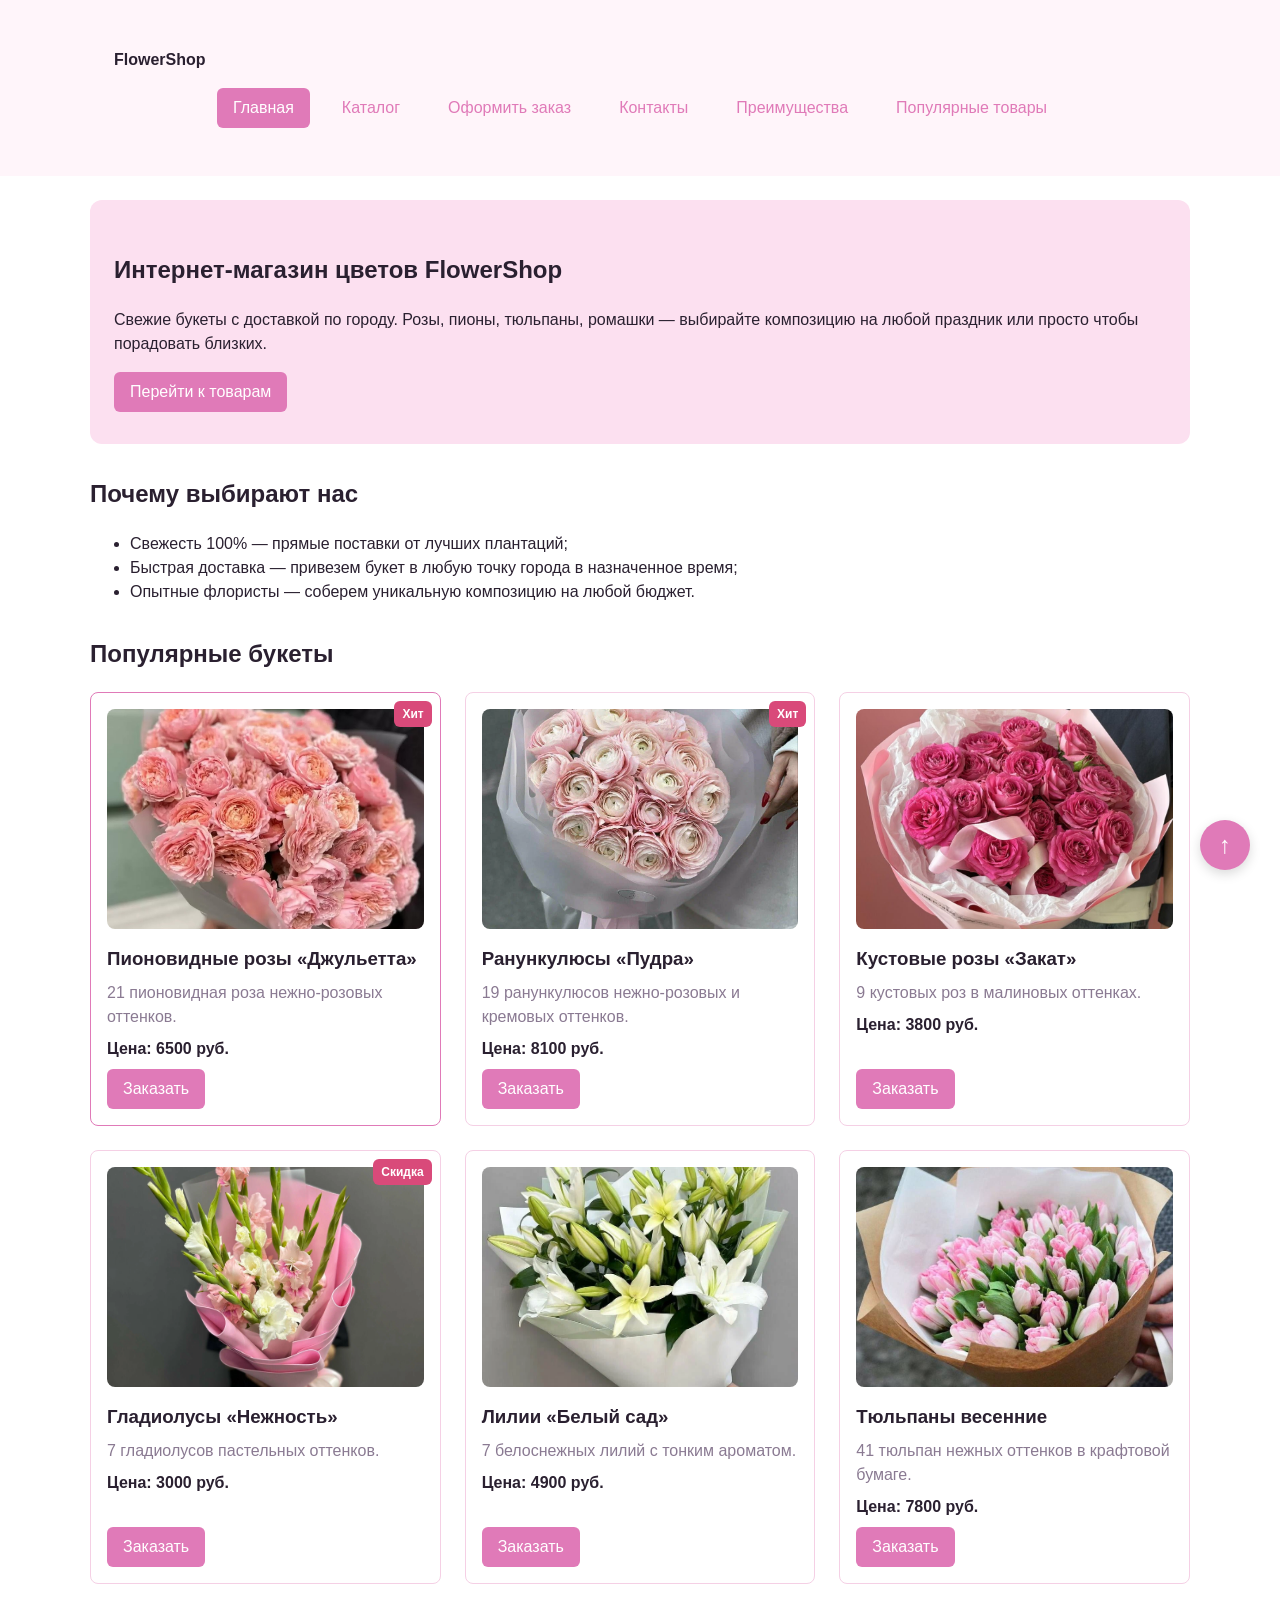
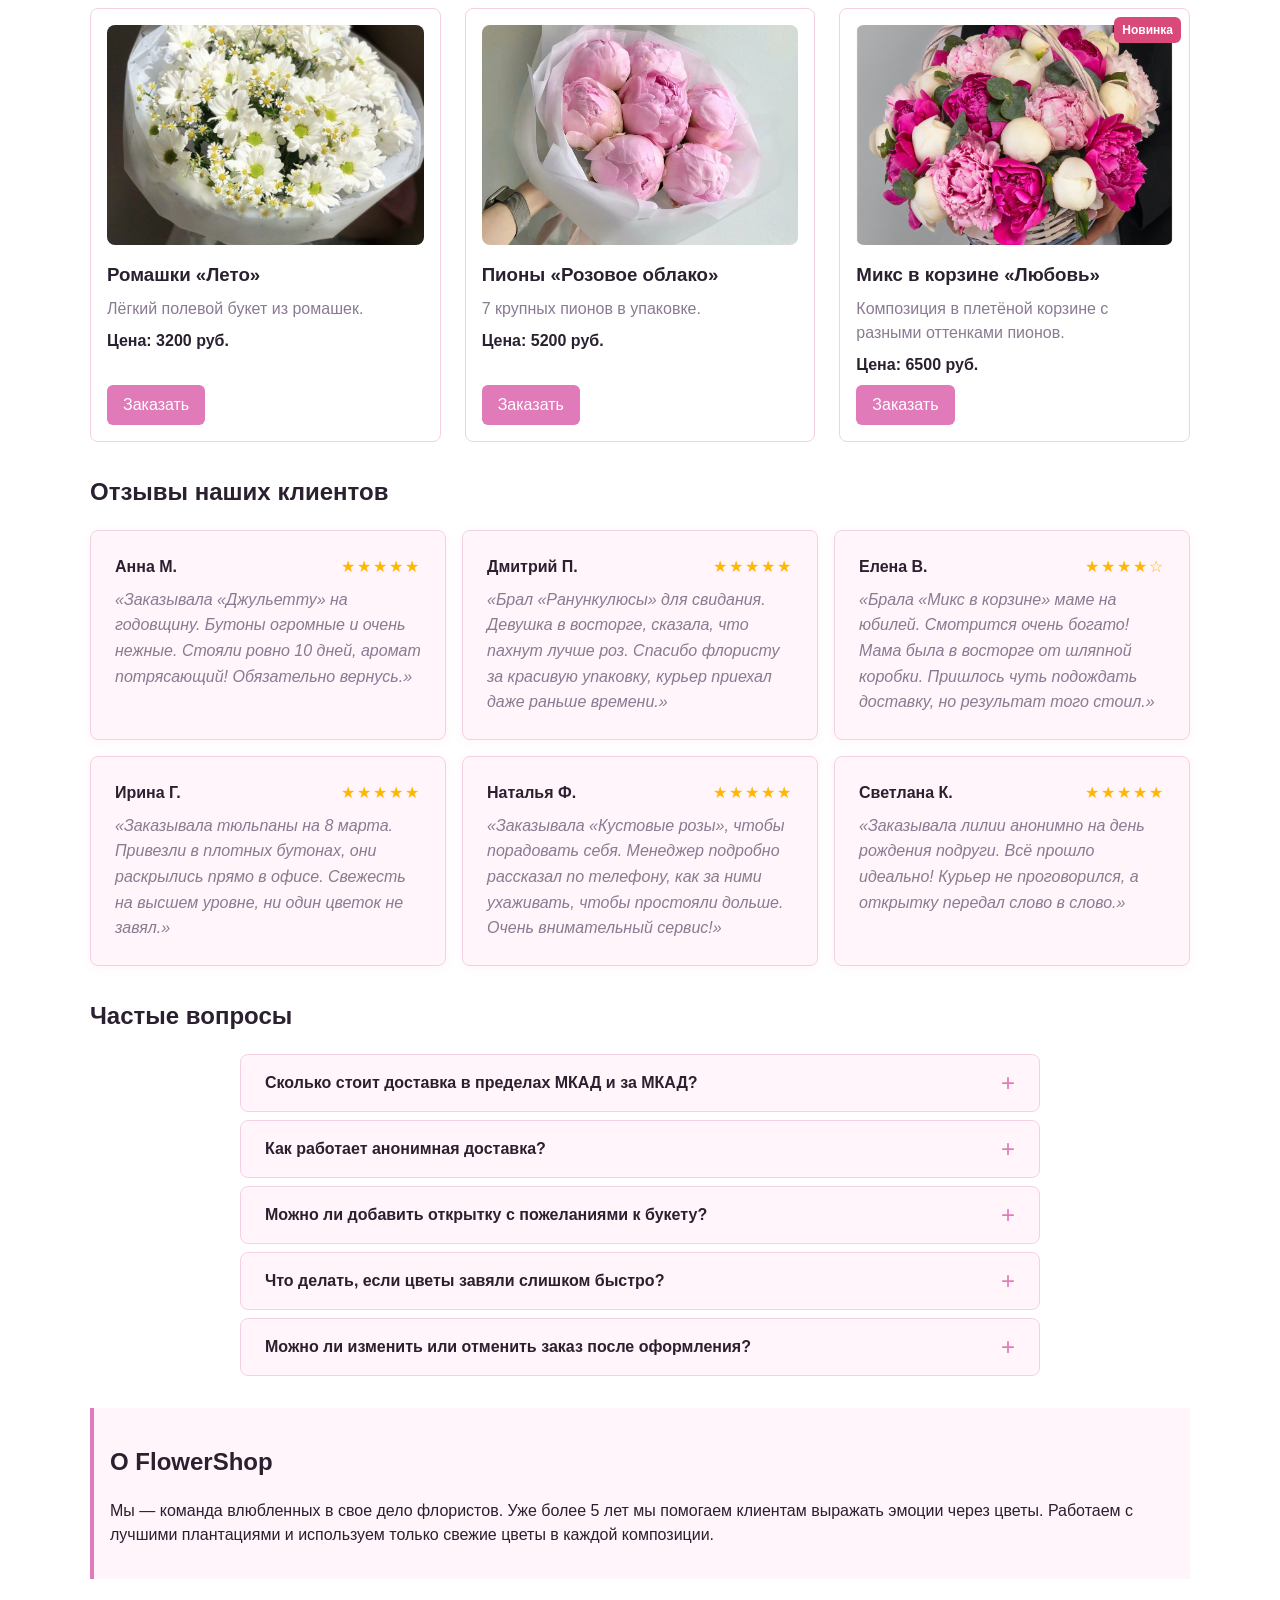
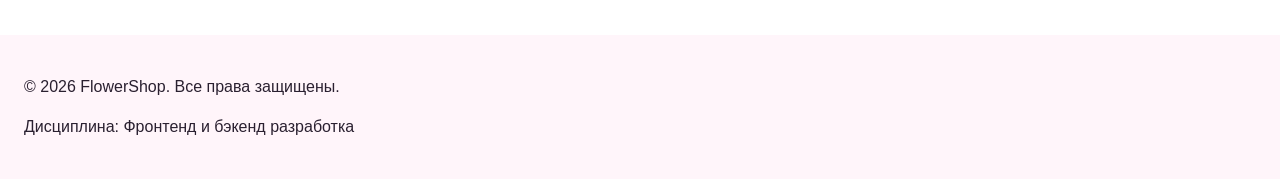
<file: index.html>
<!DOCTYPE html>
<html lang="ru">
<head>
  <meta charset="UTF-8">
  <meta name="viewport" content="width=device-width, initial-scale=1.0">
  <meta name="description" content="FlowerShop — интернет-магазин свежих цветов с доставкой по городу.">
  <title>FlowerShop — интернет-магазин цветов</title>
  <link rel="stylesheet" href="css/style.css">
  <script src="js/main.js" defer></script>
  <meta property="og:type" content="website">
  <meta property="og:title" content="Интернет-магазин цветов FlowerShop">
  <meta property="og:description" content="Свежие букеты с доставкой по городу.">
  <meta property="og:image" content="https://yuli0807.github.io/kr1-html-css-shop/images/preview.jpg">

</head>

<body>
  
  <header class="site-header">
    <div class="site-header__inner">
      <a class="site-header__logo" href="index.html">FlowerShop</a>

      <nav class="site-nav" aria-label="Основная навигация">
        <ul class="site-nav__list">
          <li class="site-nav__item">
            <a class="site-nav__link site-nav__link--active" href="index.html">Главная</a>
          </li>
          <li class="site-nav__item">
            <a class="site-nav__link" href="catalog.html">Каталог</a>
          </li>
          <li class="site-nav__item">
            <a class="site-nav__link" href="order.html">Оформить заказ</a>
          </li>
          <li class="site-nav__item">
            <a class="site-nav__link" href="contacts.html">Контакты</a>
          </li>
          <li class="site-nav__item">
            <a class="site-nav__link" href="index.html#advantages">Преимущества</a>
          </li>
          <li class="site-nav__item">
            <a class="site-nav__link" href="index.html#popular">Популярные товары</a>
          </li>
        </ul>
      </nav>
    </div>
  </header>

<main>
  <!-- Основное содержимое страницы -->
   <section class="hero">
  <h1>Интернет-магазин цветов FlowerShop</h1>
  <p>
    Свежие букеты с доставкой по городу. Розы, пионы, тюльпаны,
    ромашки — выбирайте композицию на любой праздник или просто
    чтобы порадовать близких.
  </p>
  <a class="button button--primary" href="#popular">Перейти к товарам</a>
</section>

<section class="section" id="advantages">
  <h2>Почему выбирают нас</h2>

  <ul class="advantages-list">
    <li>Свежесть 100% — прямые поставки от лучших плантаций;</li>
    <li>Быстрая доставка — привезем букет в любую точку города в назначенное время;</li>
    <li>Опытные флористы — соберем уникальную композицию на любой бюджет.</li>
  </ul>
</section>

<section class="section" id="popular">
  <h2 class="section__title">Популярные букеты</h2>

  <div class="products-grid">

    <article class="product-card product-card--featured">
      <span class="product-card__badge">Хит</span>
      <img class="product-card__image" src="images/roses-juliette.jpg" alt="Пионовидные розы Джульетта">
      <h3 class="product-card__title">Пионовидные розы «Джульетта»</h3>
      <p class="product-card__description">21 пионовидная роза нежно-розовых оттенков.</p>
      <p class="product-card__price">Цена: 6500 руб.</p>
      <button class="button button--primary product-card__button" type="button" data-product="Пионовидные розы «Джульетта»">Заказать</button>
    </article>

    <article class="product-card">
      <span class="product-card__badge">Хит</span>
      <img class="product-card__image" src="images/ranunculus.jpg" alt="Ранункулюсы Пудра">
      <h3 class="product-card__title">Ранункулюсы «Пудра»</h3>
      <p class="product-card__description">19 ранункулюсов нежно-розовых и кремовых оттенков.</p>
      <p class="product-card__price">Цена: 8100 руб.</p>
      <button class="button button--primary product-card__button" type="button" data-product="Ранункулюсы «Пудра»">Заказать</button>
    </article>

    <article class="product-card">
      <img class="product-card__image" src="images/bush-roses.jpg" alt="Кустовые розы Закат">
      <h3 class="product-card__title">Кустовые розы «Закат»</h3>
      <p class="product-card__description">9 кустовых роз в малиновых оттенках.</p>
      <p class="product-card__price">Цена: 3800 руб.</p>
      <button class="button button--primary product-card__button" type="button" data-product="Кустовые розы «Закат»">Заказать</button>
    </article>

    <article class="product-card">
      <img class="product-card__image" src="images/gladiolus.jpg" alt="Гладиолусы Нежность">
      <span class="product-card__badge">Скидка</span>
      <h3 class="product-card__title">Гладиолусы «Нежность»</h3>
      <p class="product-card__description">7 гладиолусов пастельных оттенков.</p>
      <p class="product-card__price">Цена: 3000 руб.</p>
      <button class="button button--primary product-card__button" type="button" data-product="Гладиолусы «Нежность»">Заказать</button>
    </article>

    <article class="product-card">
      <img class="product-card__image" src="images/lilies.jpg" alt="Лилии Белый сад">
      <h3 class="product-card__title">Лилии «Белый сад»</h3>
      <p class="product-card__description">7 белоснежных лилий с тонким ароматом.</p>
      <p class="product-card__price">Цена: 4900 руб.</p>
      <button class="button button--primary product-card__button" type="button" data-product="Лилии «Белый сад»">Заказать</button>
    </article>

    <article class="product-card">
      <img class="product-card__image" src="images/tulips.jpg" alt="Тюльпаны весенние">
      <h3 class="product-card__title">Тюльпаны весенние</h3>
      <p class="product-card__description">41 тюльпан нежных оттенков в крафтовой бумаге.</p>
      <p class="product-card__price">Цена: 7800 руб.</p>
      <button class="button button--primary product-card__button" type="button" data-product="Тюльпаны весенние">Заказать</button>
    </article>

    <article class="product-card">
      <img class="product-card__image" src="images/daisies.jpg" alt="Ромашки Лето">
      <h3 class="product-card__title">Ромашки «Лето»</h3>
      <p class="product-card__description">Лёгкий полевой букет из ромашек.</p>
      <p class="product-card__price">Цена: 3200 руб.</p>
      <button class="button button--primary product-card__button" type="button" data-product="Ромашки «Лето»">Заказать</button>
    </article>

    <article class="product-card">
      <img class="product-card__image" src="images/peonies.jpg" alt="Пионы Розовое облако">
      <h3 class="product-card__title">Пионы «Розовое облако»</h3>
      <p class="product-card__description">7 крупных пионов в упаковке.</p>
      <p class="product-card__price">Цена: 5200 руб.</p>
      <button class="button button--primary product-card__button" type="button" data-product="Пионы «Розовое облако»">Заказать</button>
    </article>

    <article class="product-card">
      <img class="product-card__image" src="images/mix-basket.jpg" alt="Микс в корзине Любовь">
      <span class="product-card__badge">Новинка</span>
      <h3 class="product-card__title">Микс в корзине «Любовь»</h3>
      <p class="product-card__description">Композиция в плетёной корзине с разными оттенками пионов.</p>
      <p class="product-card__price">Цена: 6500 руб.</p>
      <button class="button button--primary product-card__button" type="button" data-product="Микс в корзине «Любовь»">Заказать</button>
    </article>

  </div>
</section>

<section class="section" id="reviews">
  <h2 class="section__title">Отзывы наших клиентов</h2>

  <div class="reviews-grid">

    <article class="review-card">
      <div class="review-card__header">
        <span class="review-card__author">Анна М.</span>
        <span class="review-card__rating">★★★★★</span>
      </div>
      <p class="review-card__text">
        «Заказывала «Джульетту» на годовщину. Бутоны огромные и очень нежные. 
        Стояли ровно 10 дней, аромат потрясающий! Обязательно вернусь.»
      </p>
    </article>

    <article class="review-card">
      <div class="review-card__header">
        <span class="review-card__author">Дмитрий П.</span>
        <span class="review-card__rating">★★★★★</span>
      </div>
      <p class="review-card__text">
        «Брал «Ранункулюсы» для свидания. Девушка в восторге, сказала, что пахнут лучше роз. 
        Спасибо флористу за красивую упаковку, курьер приехал даже раньше времени.»
      </p>
    </article>

    <article class="review-card">
      <div class="review-card__header">
        <span class="review-card__author">Елена В.</span>
        <span class="review-card__rating">★★★★☆</span>
      </div>
      <p class="review-card__text">
        «Брала «Микс в корзине» маме на юбилей. Смотрится очень богато! 
        Мама была в восторге от шляпной коробки. Пришлось чуть подождать доставку, но результат того стоил.»
      </p>
    </article>

    <article class="review-card">
      <div class="review-card__header">
        <span class="review-card__author">Ирина Г.</span>
        <span class="review-card__rating">★★★★★</span>
      </div>
      <p class="review-card__text">
        «Заказывала тюльпаны на 8 марта. Привезли в плотных бутонах, они раскрылись прямо в офисе. 
        Свежесть на высшем уровне, ни один цветок не завял.»
      </p>
    </article>

    <article class="review-card">
      <div class="review-card__header">
        <span class="review-card__author">Наталья Ф.</span>
        <span class="review-card__rating">★★★★★</span>
      </div>
      <p class="review-card__text">
        «Заказывала «Кустовые розы», чтобы порадовать себя. Менеджер подробно рассказал по телефону, 
        как за ними ухаживать, чтобы простояли дольше. Очень внимательный сервис!»
      </p>
    </article>

    <article class="review-card">
      <div class="review-card__header">
        <span class="review-card__author">Светлана К.</span>
        <span class="review-card__rating">★★★★★</span>
      </div>
      <p class="review-card__text">
        «Заказывала лилии анонимно на день рождения подруги. Всё прошло идеально! 
        Курьер не проговорился, а открытку передал слово в слово.»
      </p>
    </article>

  </div>
</section>

<section class="section" id="faq">
  <h2 class="section__title">Частые вопросы</h2>

  <div class="faq">

    <details class="faq__item">
      <summary class="faq__question">Сколько стоит доставка в пределах МКАД и за МКАД?</summary>
      <div class="faq__answer">
        <p>По Москве в пределах МКАД доставка стоит 300 руб. (бесплатно при заказе от 6000 руб.). 
        За МКАД — 300 руб. + 30 руб. за каждый километр от МКАД. 
        Точную стоимость доставки за город наш менеджер рассчитает индивидуально при подтверждении заказа, чтобы вы точно знали итоговую сумму заранее.</p>
      </div>
    </details>

    <details class="faq__item">
      <summary class="faq__question">Как работает анонимная доставка?</summary>
      <div class="faq__answer">
        <p>Если вы хотите сделать сюрприз, при оформлении заказа в поле «Комментарий» напишите, что доставка анонимная. 
        Курьер не назовет ваше имя и не скажет, от кого букет — он просто вежливо передаст его получателю. 
        Если нужно сохранить интригу до конца, мы также можем не звонить получателю заранее для согласования времени.</p>
      </div>
    </details>

    <details class="faq__item">
      <summary class="faq__question">Можно ли добавить открытку с пожеланиями к букету?</summary>
      <div class="faq__answer">
        <p>Конечно! Мы бесплатно приложим красивую фирменную открытку с вашим текстом к букету. 
        Просто укажите пожелания в поле «Комментарий» при оформлении заказа. 
        Пожалуйста, заранее проверьте текст, чтобы в самый ответственный момент не было неприятных сюрпризов.</p>
      </div>
    </details>

    <details class="faq__item">
      <summary class="faq__question">Что делать, если цветы завяли слишком быстро?</summary>
      <div class="faq__answer">
        <p>Мы гарантируем свежесть каждого букета. Если вы заметили, что цветы потеряли вид в первые 24 часа после доставки, 
        пожалуйста, свяжитесь с нами по телефону +7 (900) 000-00-00 и пришлите фото букета. 
        Мы бесплатно заменим его на новый или вернем деньги — ваш комфорт и хорошее настроение для нас важнее всего.</p>
      </div>
    </details>

    <details class="faq__item">
      <summary class="faq__question">Можно ли изменить или отменить заказ после оформления?</summary>
      <div class="faq__answer">
        <p>Да, вы можете изменить состав букета, текст открытки, адрес или время доставки. 
        Для этого свяжитесь с нашим менеджером по телефону +7 (900) 000-00-00 как можно быстрее. 
        Если флористы еще не начали собирать букет, мы внесем любые правки или вернем 100% оплаты. 
        Если курьер уже выехал, мы сможем перенести время доставки на более поздний срок, чтобы вы успели все обдумать.</p>
      </div>
    </details>

  </div>
</section>

  <aside class="aside-info">
    <h2 class="aside-info__title">О FlowerShop</h2>
    <p class="aside-info__text">
      Мы — команда влюбленных в свое дело флористов. Уже более 5 лет мы помогаем 
      клиентам выражать эмоции через цветы. Работаем с лучшими плантациями 
      и используем только свежие цветы в каждой композиции.
    </p>
  </aside>

</main>

<footer id="contacts">
  <p>&copy; 2026 FlowerShop. Все права защищены.</p>
  <p>Дисциплина: Фронтенд и бэкенд разработка</p>
</footer>

<dialog class="order-dialog" id="order-dialog" aria-labelledby="order-dialog-title">
  <h2 class="order-dialog__title" id="order-dialog-title">Оформление заявки</h2>

  <form class="order-form" id="order-form" action="#" method="post" novalidate>
    <input id="selected-product" name="selected-product" type="hidden">

    <div class="order-form__field">
      <label class="order-form__label" for="order-name">Имя</label>
      <input
        class="order-form__input"
        id="order-name"
        name="name"
        type="text"
        placeholder="Введите ваше имя"
        minlength="2"
        autocomplete="given-name"
        required
      >
    </div>

    <div class="order-form__field">
      <label class="order-form__label" for="order-email">E-mail</label>
      <input
        class="order-form__input"
        id="order-email"
        name="email"
        type="email"
        placeholder="example@mail.ru"
        autocomplete="email"
        required
      >
    </div>

    <div class="order-form__field">
      <label class="order-form__label" for="order-phone">Телефон</label>
      <input
        class="order-form__input"
        id="order-phone"
        name="phone"
        type="tel"
        inputmode="tel"
        placeholder="+7 (900) 000-00-00"
        pattern="^\+7 \(\d{3}\) \d{3}-\d{2}-\d{2}$"
        required
      >
      <small class="order-form__hint">Формат: +7 (900) 000-00-00</small>
    </div>

    <div class="order-form__field">
      <label class="order-form__label" for="order-date">Дата связи</label>
      <input
        class="order-form__input"
        id="order-date"
        name="date"
        type="date"
      >
    </div>

    <div class="order-form__field">
      <label class="order-form__label" for="order-topic">Тема заявки</label>
      <select class="order-form__input" id="order-topic" name="topic" required>
        <option value="">Выберите тему</option>
        <option value="product">Заказ товара</option>
        <option value="consultation">Консультация</option>
        <option value="delivery">Доставка</option>
      </select>
    </div>

    <div class="order-form__field">
      <label class="order-form__label" for="order-comment">Комментарий</label>
      <textarea
        class="order-form__input"
        id="order-comment"
        name="comment"
        rows="4"
        placeholder="Укажите дополнительную информацию"
      ></textarea>
    </div>

    <div class="order-form__field order-form__field--checkbox">
      <label class="order-form__label">
        <input
          id="order-agreement"
          name="agreement"
          type="checkbox"
          required
        >
        Я согласен на обработку данных
      </label>
    </div>

    <div class="order-form__actions">
      <button class="button button--secondary" type="button" id="close-order-dialog">Закрыть</button>
      <button class="button button--primary" type="submit">Отправить заявку</button>
    </div>
  </form>
</dialog>

<p class="success-message" id="success-message" hidden>
  Форма успешно отправлена!
</p>

<a class="scroll-top" href="#" aria-label="Наверх">↑</a>

</body>

</html>
</file>
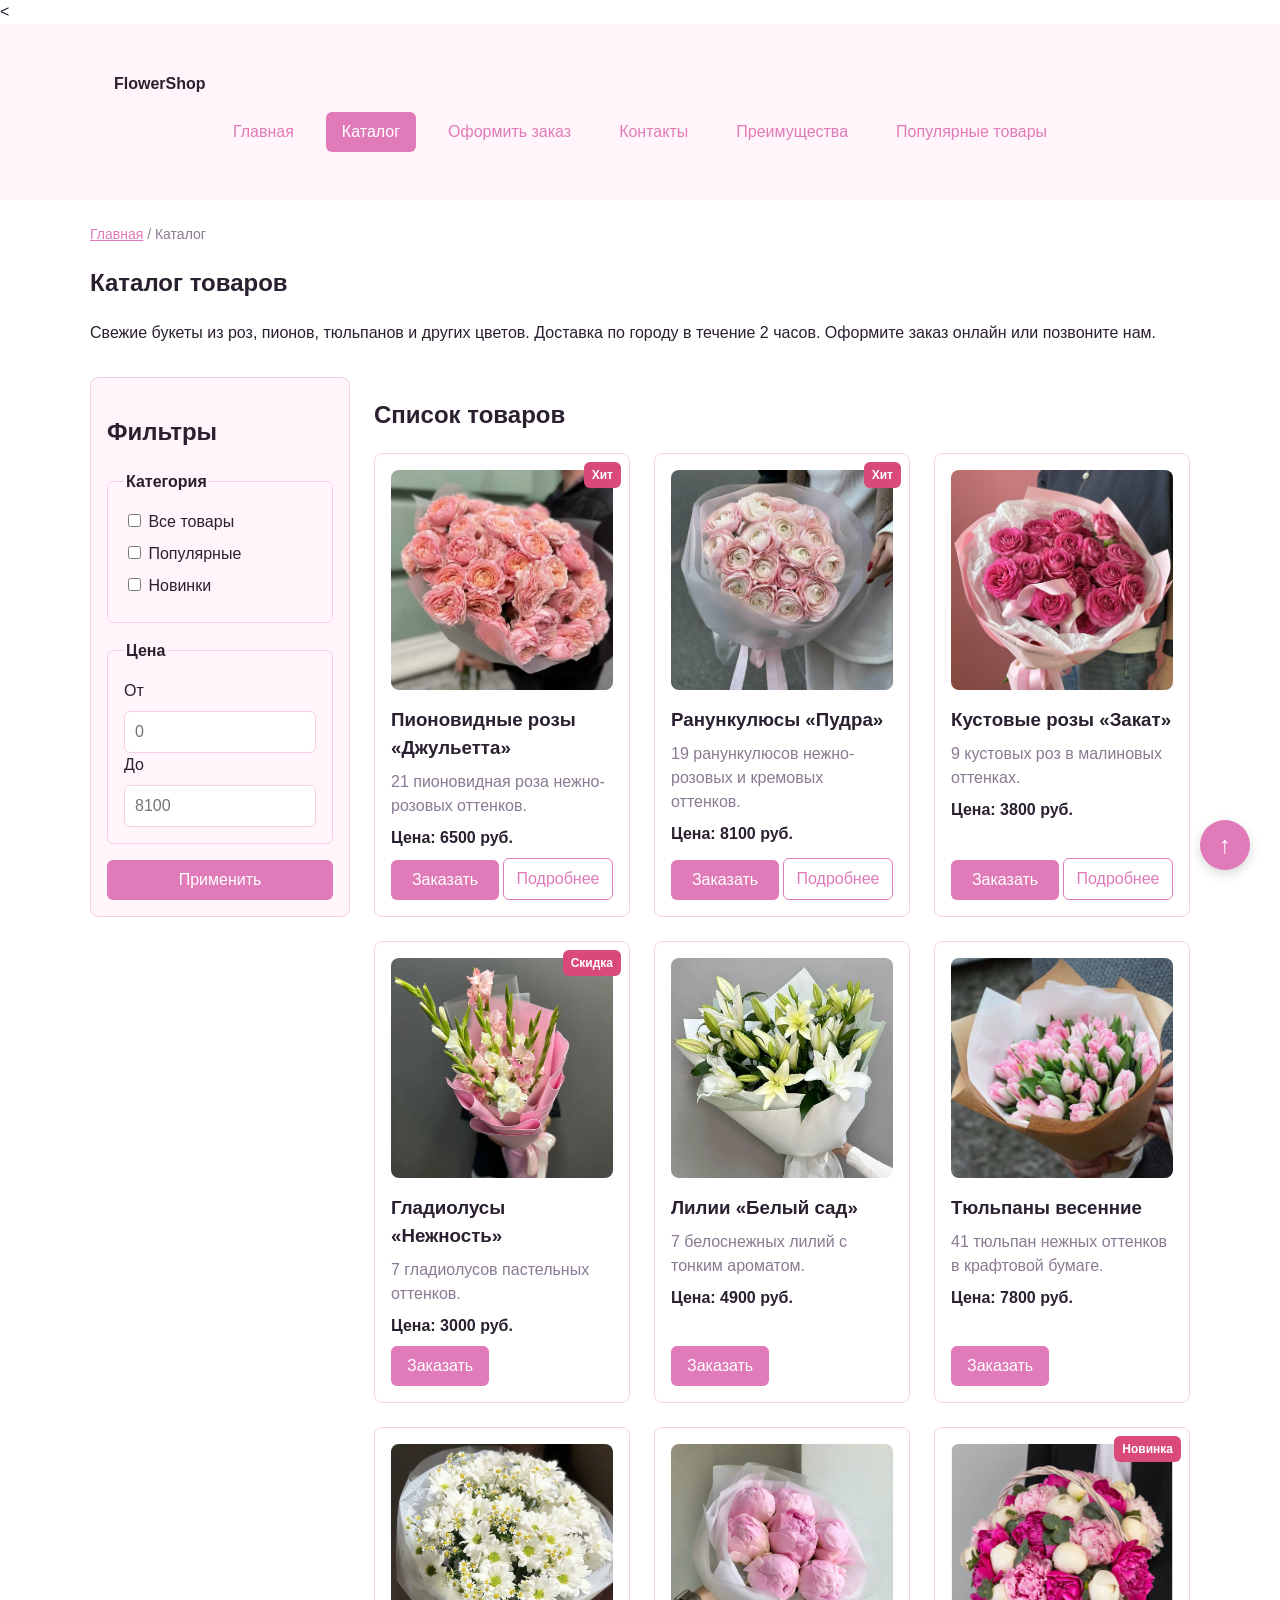
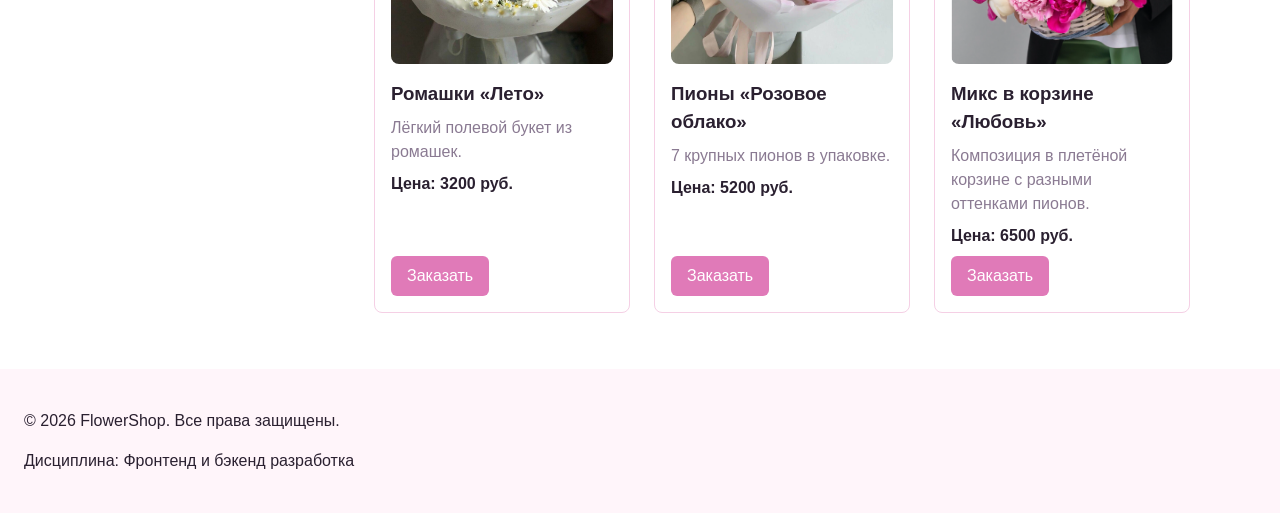
<file: catalog.html>
<!DOCTYPE html>
<html lang="ru">
<head>
  <meta charset="UTF-8">
  <meta name="viewport" content="width=device-width, initial-scale=1.0">
  <<meta name="description" content="Каталог свежих букетов FlowerShop.">
  <title>Каталог букетов — FlowerShop</title>
  <link rel="stylesheet" href="css/style.css">
</head>

<body>
  <header class="site-header">
    <div class="site-header__inner">
      <a class="site-header__logo" href="index.html">FlowerShop</a>

      <nav class="site-nav" aria-label="Основная навигация">
        <ul class="site-nav__list">
          <li class="site-nav__item">
            <a class="site-nav__link" href="index.html">Главная</a>
          </li>
          <li class="site-nav__item">
            <a class="site-nav__link site-nav__link--active" href="catalog.html">Каталог</a>
          </li>
          <li class="site-nav__item">
            <a class="site-nav__link" href="order.html">Оформить заказ</a>
          </li>
          <li class="site-nav__item">
            <a class="site-nav__link" href="contacts.html">Контакты</a>
          </li>
          <li class="site-nav__item">
            <a class="site-nav__link" href="index.html#advantages">Преимущества</a>
          </li>
          <li class="site-nav__item">
            <a class="site-nav__link" href="index.html#popular">Популярные товары</a>
          </li>
        </ul>
      </nav>
    </div>
  </header>

<main>
  <nav class="breadcrumbs" aria-label="Хлебные крошки">
  <a class="breadcrumbs__link" href="index.html">Главная</a>
  <span class="breadcrumbs__current">Каталог</span>
  </nav>

  <section class="section">
    <h1>Каталог товаров</h1>
    <p>
      Свежие букеты из роз, пионов, тюльпанов и других цветов.
      Доставка по городу в течение 2 часов. Оформите заказ онлайн
      или позвоните нам.
    </p>
  </section>

  <section class="catalog-layout">

    <aside class="catalog-filters">
      <h2>Фильтры</h2>

      <form class="filters-form" action="#" method="get">
        <fieldset>
          <legend>Категория</legend>

          <label>
            <input type="checkbox" name="category" value="all">
            Все товары
          </label>

          <label>
            <input type="checkbox" name="category" value="popular">
            Популярные
          </label>

          <label>
            <input type="checkbox" name="category" value="new">
            Новинки
          </label>
        </fieldset>

        <fieldset>
          <legend>Цена</legend>

          <label for="price-from">От</label>
          <input id="price-from" name="price-from" type="number" min="0" placeholder="0">

          <label for="price-to">До</label>
          <input id="price-to" name="price-to" type="number" min="0" placeholder="8100">
        </fieldset>

        <button class="button button--primary" type="submit">Применить</button>
      </form>
    </aside>

    <section class="catalog-products">
      <h2>Список товаров</h2>

      <div class="products-grid">

        <article class="product-card">
          <span class="product-card__badge">Хит</span>
          <img class="product-card__image" src="images/roses-juliette.jpg" alt="Пионовидные розы Джульетта">
          <h3 class="product-card__title">Пионовидные розы «Джульетта»</h3>
          <p class="product-card__description">21 пионовидная роза нежно-розовых оттенков.</p>
          <p class="product-card__price">Цена: 6500 руб.</p>
          
          <div class="product-card__actions">
            <a class="button button--primary product-card__button" href="order.html">Заказать</a>
            <a class="button button--secondary product-card__button" href="product-1.html">Подробнее</a>
          </div>
        </article>

        <article class="product-card">
          <span class="product-card__badge">Хит</span>
          <img class="product-card__image" src="images/ranunculus.jpg" alt="Ранункулюсы Пудра">
          <h3 class="product-card__title">Ранункулюсы «Пудра»</h3>
          <p class="product-card__description">19 ранункулюсов нежно-розовых и кремовых оттенков.</p>
          <p class="product-card__price">Цена: 8100 руб.</p>
          
          <div class="product-card__actions">
            <a class="button button--primary product-card__button" href="order.html">Заказать</a>
            <a class="button button--secondary product-card__button" href="product-2.html">Подробнее</a>
          </div>
        </article>

        <article class="product-card">
          <img class="product-card__image" src="images/bush-roses.jpg" alt="Кустовые розы Закат">
          <h3 class="product-card__title">Кустовые розы «Закат»</h3>
          <p class="product-card__description">9 кустовых роз в малиновых оттенках.</p>
          <p class="product-card__price">Цена: 3800 руб.</p>
          
          <div class="product-card__actions">
            <a class="button button--primary product-card__button" href="order.html">Заказать</a>
            <a class="button button--secondary product-card__button" href="product-3.html">Подробнее</a>
          </div>
        </article>

        <article class="product-card">
          <img class="product-card__image" src="images/gladiolus.jpg" alt="Гладиолусы Нежность">
          <span class="product-card__badge">Скидка</span>
          <h3 class="product-card__title">Гладиолусы «Нежность»</h3>
          <p class="product-card__description">7 гладиолусов пастельных оттенков.</p>
          <p class="product-card__price">Цена: 3000 руб.</p>
          <a class="button button--primary product-card__button" href="order.html">Заказать</a>
        </article>

        <article class="product-card">
          <img class="product-card__image" src="images/lilies.jpg" alt="Лилии Белый сад">
          <h3 class="product-card__title">Лилии «Белый сад»</h3>
          <p class="product-card__description">7 белоснежных лилий с тонким ароматом.</p>
          <p class="product-card__price">Цена: 4900 руб.</p>
          <a class="button button--primary product-card__button" href="order.html">Заказать</a>
        </article>

        <article class="product-card">
          <img class="product-card__image" src="images/tulips.jpg" alt="Тюльпаны весенние">
          <h3 class="product-card__title">Тюльпаны весенние</h3>
          <p class="product-card__description">41 тюльпан нежных оттенков в крафтовой бумаге.</p>
          <p class="product-card__price">Цена: 7800 руб.</p>
          <a class="button button--primary product-card__button" href="order.html">Заказать</a>
        </article>

        <article class="product-card">
          <img class="product-card__image" src="images/daisies.jpg" alt="Ромашки Лето">
          <h3 class="product-card__title">Ромашки «Лето»</h3>
          <p class="product-card__description">Лёгкий полевой букет из ромашек.</p>
          <p class="product-card__price">Цена: 3200 руб.</p>
          <a class="button button--primary product-card__button" href="order.html">Заказать</a>
        </article>

        <article class="product-card">
          <img class="product-card__image" src="images/peonies.jpg" alt="Пионы Розовое облако">
          <h3 class="product-card__title">Пионы «Розовое облако»</h3>
          <p class="product-card__description">7 крупных пионов в упаковке.</p>
          <p class="product-card__price">Цена: 5200 руб.</p>
          <a class="button button--primary product-card__button" href="order.html">Заказать</a>
        </article>

        <article class="product-card">
          <img class="product-card__image" src="images/mix-basket.jpg" alt="Микс в корзине Любовь">
          <span class="product-card__badge">Новинка</span>
          <h3 class="product-card__title">Микс в корзине «Любовь»</h3>
          <p class="product-card__description">Композиция в плетёной корзине с разными оттенками пионов.</p>
          <p class="product-card__price">Цена: 6500 руб.</p>
          <a class="button button--primary product-card__button" href="order.html">Заказать</a>
        </article>

      </div>
    </section>

  </section>
</main>

  <footer>
    <p>&copy; 2026 FlowerShop. Все права защищены.</p>
    <p>Дисциплина: Фронтенд и бэкенд разработка</p>
  </footer>

<a class="scroll-top" href="#" aria-label="Наверх">↑</a>

</body>
</html>
</file>
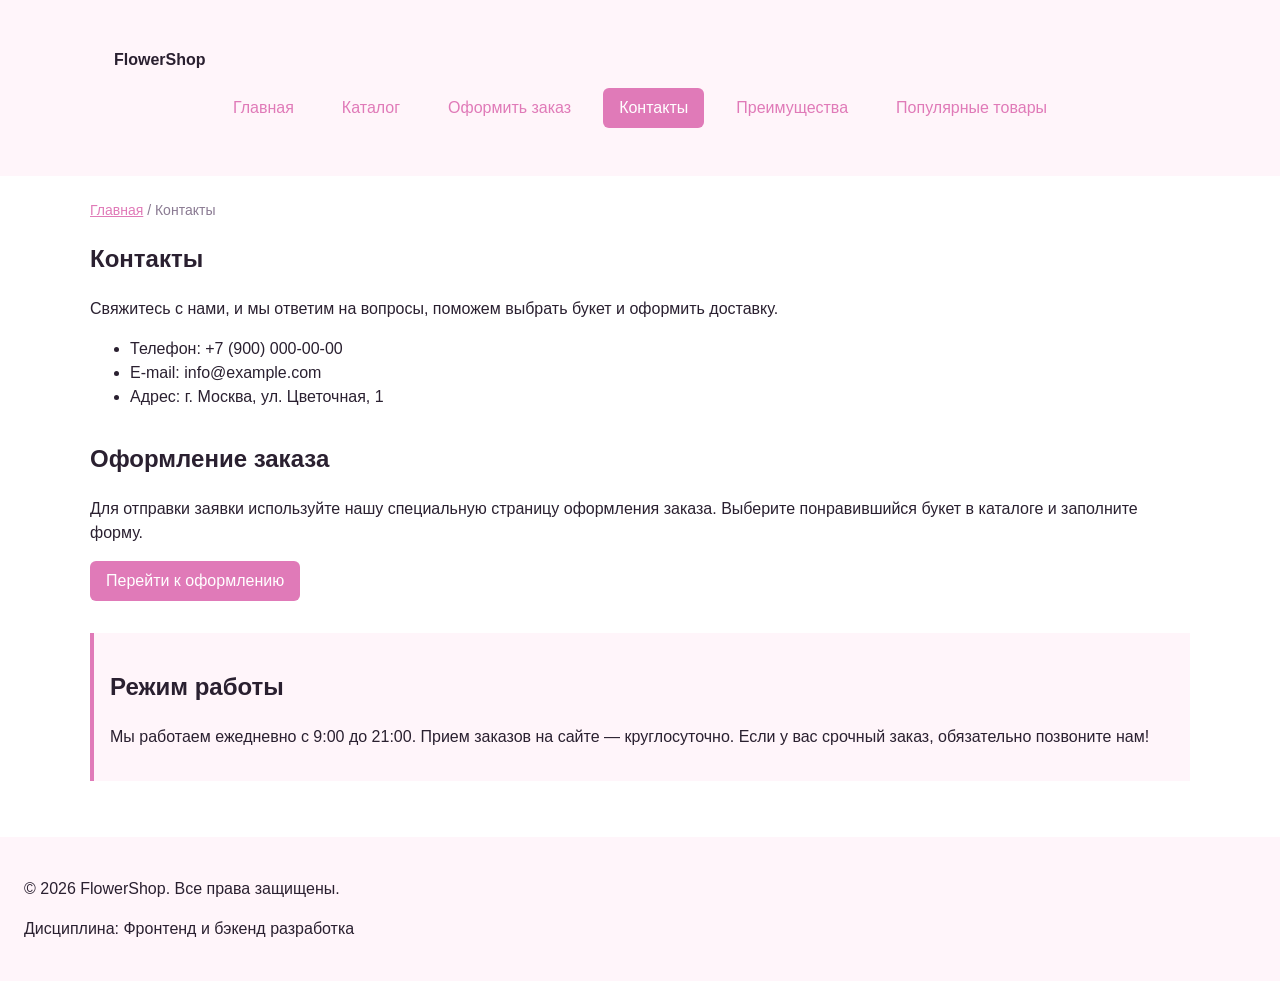
<file: contacts.html>
<!DOCTYPE html>
<html lang="ru">
<head>
  <meta charset="UTF-8">
  <meta name="viewport" content="width=device-width, initial-scale=1.0">
  <meta name="description" content="Контакты FlowerShop: телефон, email и адрес.">
  <title>Контакты — FlowerShop</title>
  <link rel="stylesheet" href="css/style.css">
</head>

<body>
  <header class="site-header">
    <div class="site-header__inner">
      <a class="site-header__logo" href="index.html">FlowerShop</a>

      <nav class="site-nav" aria-label="Основная навигация">
        <ul class="site-nav__list">
          <li class="site-nav__item">
            <a class="site-nav__link" href="index.html">Главная</a>
          </li>
          <li class="site-nav__item">
            <a class="site-nav__link" href="catalog.html">Каталог</a>
          </li>
          <li class="site-nav__item">
            <a class="site-nav__link" href="order.html">Оформить заказ</a>
          </li>
          <li class="site-nav__item">
            <a class="site-nav__link site-nav__link--active" href="contacts.html">Контакты</a>
          </li>
          <li class="site-nav__item">
            <a class="site-nav__link" href="index.html#advantages">Преимущества</a>
          </li>
          <li class="site-nav__item">
            <a class="site-nav__link" href="index.html#popular">Популярные товары</a>
          </li>
        </ul>
      </nav>
    </div>
  </header>

  <main>
    <nav class="breadcrumbs" aria-label="Хлебные крошки">
    <a class="breadcrumbs__link" href="index.html">Главная</a>
    <span class="breadcrumbs__current">Контакты</span>
    </nav>

    <section class="section">
      <h1>Контакты</h1>
      <p>
        Свяжитесь с нами, и мы ответим на вопросы, поможем выбрать букет
        и оформить доставку.
      </p>

      <ul>
        <li>Телефон: +7 (900) 000-00-00</li>
        <li>E-mail: info@example.com</li>
        <li>Адрес: г. Москва, ул. Цветочная, 1</li>
      </ul>
    </section>

    <section class="section" id="feedback">
      <h2 class="section__title">Оформление заказа</h2>
      <p class="hero__text">
        Для отправки заявки используйте нашу специальную страницу оформления заказа. 
        Выберите понравившийся букет в каталоге и заполните форму.
      </p>
      <a class="button button--primary" href="order.html">Перейти к оформлению</a>
    </section>

    <aside class="aside-info">
      <h2 class="aside-info__title">Режим работы</h2>
      <p class="aside-info__text">
        Мы работаем ежедневно с 9:00 до 21:00. Прием заказов на сайте — круглосуточно. 
        Если у вас срочный заказ, обязательно позвоните нам!
      </p>
    </aside>
  </main>

  <footer>
    <p>&copy; 2026 FlowerShop. Все права защищены.</p>
    <p>Дисциплина: Фронтенд и бэкенд разработка</p>
  </footer>
</body>
</html>
</file>
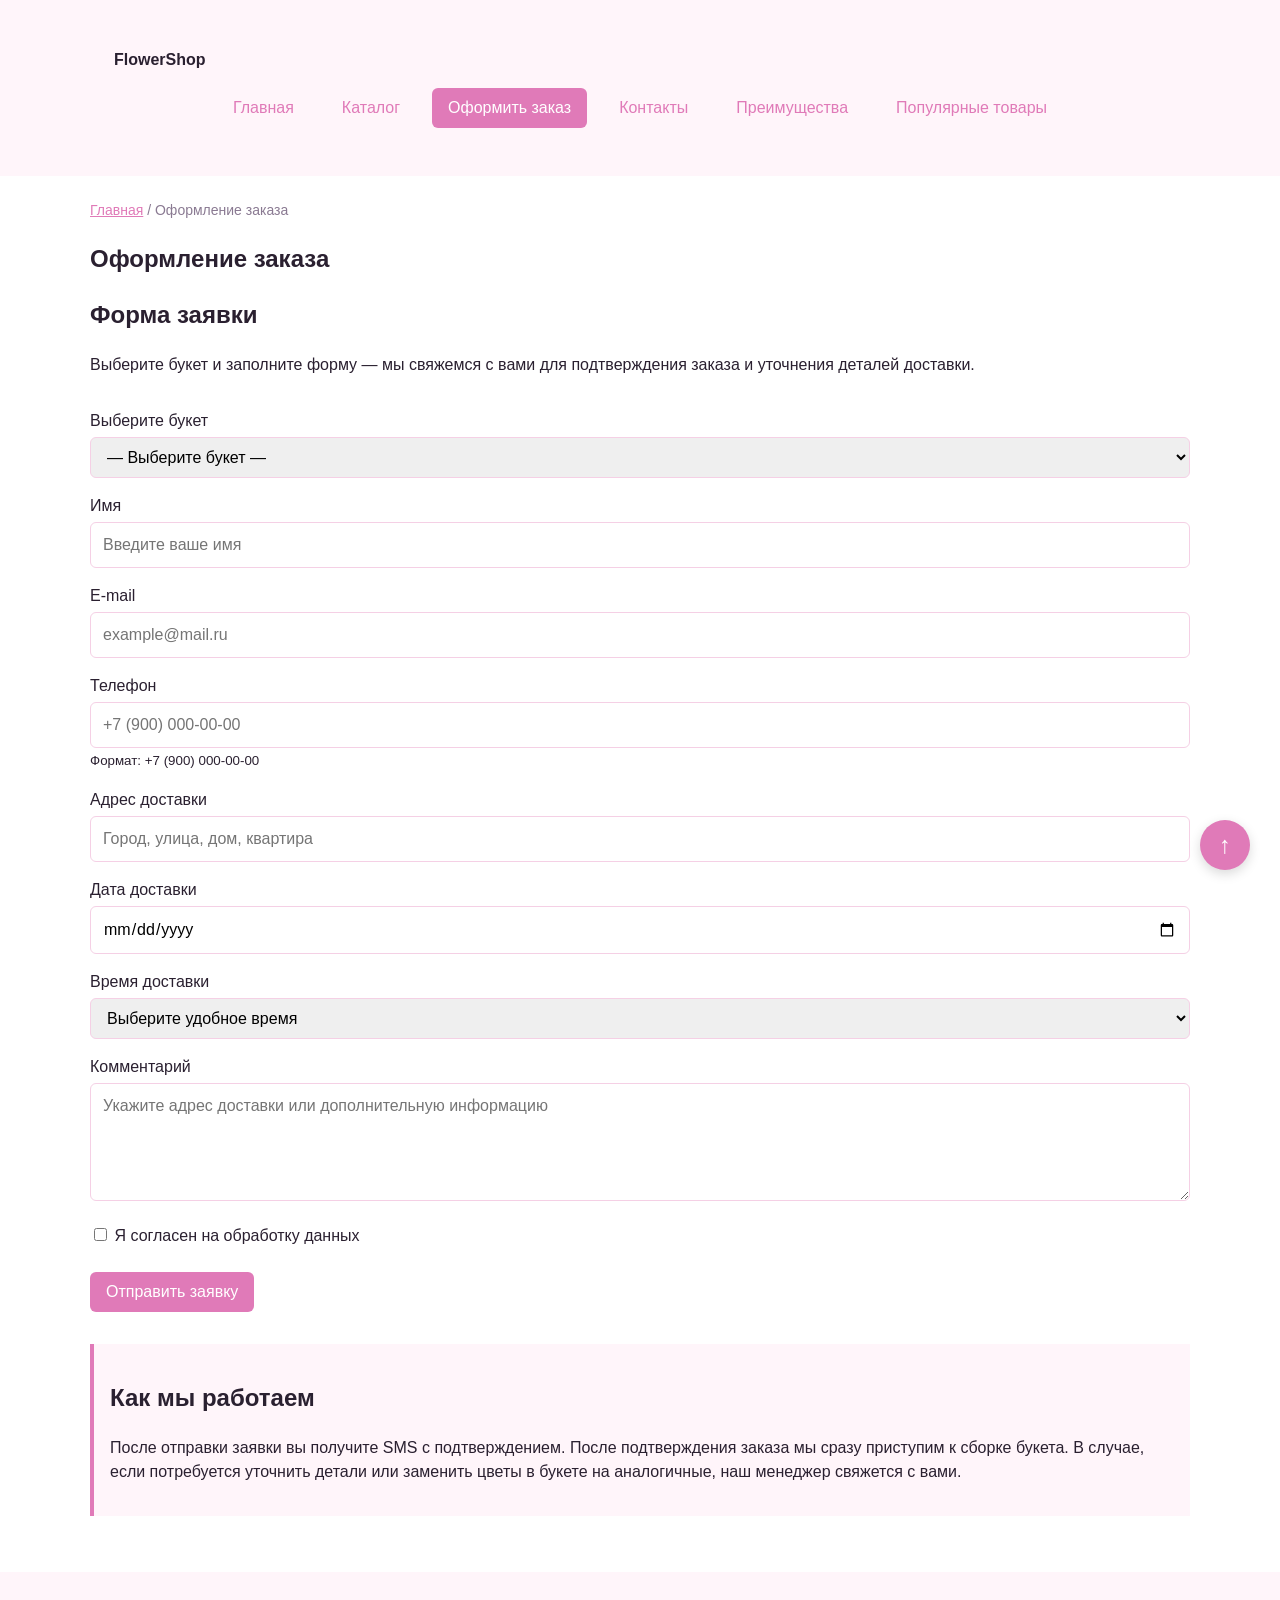
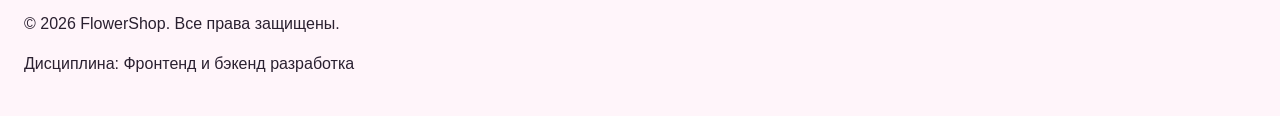
<file: order.html>
<!DOCTYPE html>
<html lang="ru">
<head>
  <meta charset="UTF-8">
  <meta name="viewport" content="width=device-width, initial-scale=1.0">
  <meta name="description" content="Оформление заказа букета в FlowerShop.">
  <title>Оформление заказа — FlowerShop</title>
  <link rel="stylesheet" href="css/style.css">
  <script src="js/main.js" defer></script>
</head>

<body>

  <header class="site-header">
    <div class="site-header__inner">
      <a class="site-header__logo" href="index.html">FlowerShop</a>

      <nav class="site-nav" aria-label="Основная навигация">
        <ul class="site-nav__list">
          <li class="site-nav__item">
            <a class="site-nav__link" href="index.html">Главная</a>
          </li>
          <li class="site-nav__item">
            <a class="site-nav__link" href="catalog.html">Каталог</a>
          </li>
          <li class="site-nav__item">
            <a class="site-nav__link site-nav__link--active" href="order.html">Оформить заказ</a>
          </li>
          <li class="site-nav__item">
            <a class="site-nav__link" href="contacts.html">Контакты</a>
          </li>
          <li class="site-nav__item">
            <a class="site-nav__link" href="index.html#advantages">Преимущества</a>
          </li>
          <li class="site-nav__item">
            <a class="site-nav__link" href="index.html#popular">Популярные товары</a>
          </li>
        </ul>
      </nav>
    </div>
  </header>

  <main>

    <nav class="breadcrumbs" aria-label="Хлебные крошки">
      <a class="breadcrumbs__link" href="index.html">Главная</a>
      <span class="breadcrumbs__current">Оформление заказа</span>
    </nav>

    <section class="section">
      <h1 class="section__title">Оформление заказа</h1>
      <h2 class="section__title">Форма заявки</h2>
      <p class="hero__text">
        Выберите букет и заполните форму — мы свяжемся с вами для подтверждения заказа
        и уточнения деталей доставки.
      </p>
    </section>

    <section class="section">
      <form class="order-form" id="order-form-page" action="#" method="post">

        <div class="order-form__field">
          <label class="order-form__label" for="page-bouquet">Выберите букет</label>
          <select class="order-form__input" id="page-bouquet" name="bouquet" required>
            <option value="">— Выберите букет —</option>
            <option value="Пионовидные розы «Джульетта»">Пионовидные розы «Джульетта» — 6500 руб.</option>
            <option value="Ранункулюсы «Пудра»">Ранункулюсы «Пудра» — 8100 руб.</option>
            <option value="Кустовые розы «Закат»">Кустовые розы «Закат» — 3800 руб.</option>
            <option value="Гладиолусы «Нежность»">Гладиолусы «Нежность» — 3000 руб.</option>
            <option value="Лилии «Белый сад»">Лилии «Белый сад» — 4900 руб.</option>
            <option value="Тюльпаны весенние">Тюльпаны весенние — 7800 руб.</option>
            <option value="Ромашки «Лето»">Ромашки «Лето» — 3200 руб.</option>
            <option value="Пионы «Розовое облако»">Пионы «Розовое облако» — 5200 руб.</option>
            <option value="Микс в корзине «Любовь»">Микс в корзине «Любовь» — 6500 руб.</option>
          </select>
        </div>

        <div class="order-form__field">
          <label class="order-form__label" for="page-name">Имя</label>
          <input
            class="order-form__input"
            id="page-name"
            name="name"
            type="text"
            placeholder="Введите ваше имя"
            pattern="^[А-Яа-яЁёA-Za-z\s\-]{2,50}$"
            title="Только буквы, пробелы и дефис, от 2 до 50 символов"
            required
          >
        </div>

        <div class="order-form__field">
          <label class="order-form__label" for="page-email">E-mail</label>
          <input
            class="order-form__input"
            id="page-email"
            name="email"
            type="email"
            placeholder="example@mail.ru"
            pattern="^[a-zA-Z0-9._%+-]+@[a-zA-Z0-9.-]+\.[a-zA-Z]{2,}$"
            title="Введите корректный e-mail"
            required
          >
        </div>

        <div class="order-form__field">
          <label class="order-form__label" for="page-phone">Телефон</label>
          <input
            class="order-form__input"
            id="page-phone"
            name="phone"
            type="tel"
            inputmode="tel"
            placeholder="+7 (900) 000-00-00"
            pattern="^\+7 \(\d{3}\) \d{3}-\d{2}-\d{2}$"
            title="Формат: +7 (900) 000-00-00"
            required
          >
          <small class="order-form__hint">Формат: +7 (900) 000-00-00</small>
        </div>

        <div class="order-form__field">
          <label class="order-form__label" for="page-address">Адрес доставки</label>
          <input
            class="order-form__input"
            id="page-address"
            name="address"
            type="text"
            placeholder="Город, улица, дом, квартира"
            minlength="5"
            title="Пожалуйста, укажите полный адрес доставки"
            required
          >
        </div>

        <div class="order-form__field">
          <label class="order-form__label" for="page-date">Дата доставки</label>
          <input
            class="order-form__input"
            id="page-date"
            name="date"
            type="date"
          >
        </div>

        <div class="order-form__field">
          <label class="order-form__label" for="page-time">Время доставки</label>
          <select class="order-form__input" id="page-time" name="time" required>
            <option value="">Выберите удобное время</option>
            <option value="09:00-12:00">Утро (с 09:00 до 12:00)</option>
            <option value="12:00-15:00">День (с 12:00 до 15:00)</option>
            <option value="15:00-18:00">После обеда (с 15:00 до 18:00)</option>
            <option value="18:00-21:00">Вечер (с 18:00 до 21:00)</option>
            <option value="asap">Как можно скорее (в течение 2 часов)</option>
          </select>
        </div>

        <div class="order-form__field">
          <label class="order-form__label" for="page-comment">Комментарий</label>
          <textarea
            class="order-form__input"
            id="page-comment"
            name="comment"
            rows="4"
            placeholder="Укажите адрес доставки или дополнительную информацию"
            minlength="10"
            maxlength="500"
            title="От 10 до 500 символов"
          ></textarea>
        </div>

        <div class="order-form__field order-form__field--checkbox">
          <label class="order-form__label">
            <input
              id="page-agreement"
              name="agreement"
              type="checkbox"
              required
            >
            Я согласен на обработку данных
          </label>
        </div>

        <div class="order-form__actions">
          <button class="button button--primary" type="submit">Отправить заявку</button>
        </div>

      </form>
    </section>

    <aside class="aside-info">
      <h2 class="aside-info__title">Как мы работаем</h2>
      <p class="aside-info__text">
        После отправки заявки вы получите SMS с подтверждением.
        После подтверждения заказа мы сразу приступим к сборке букета. 
        В случае, если потребуется уточнить детали или заменить цветы в букете на аналогичные, наш менеджер свяжется с вами.
    </aside>

  </main>

  <footer class="site-footer">
    <p class="site-footer__text">&copy; 2026 FlowerShop. Все права защищены.</p>
    <p class="site-footer__text">Дисциплина: Фронтенд и бэкенд разработка</p>
  </footer>

  <a class="scroll-top" href="#" aria-label="Наверх">↑</a>

</body>
</html>
</file>
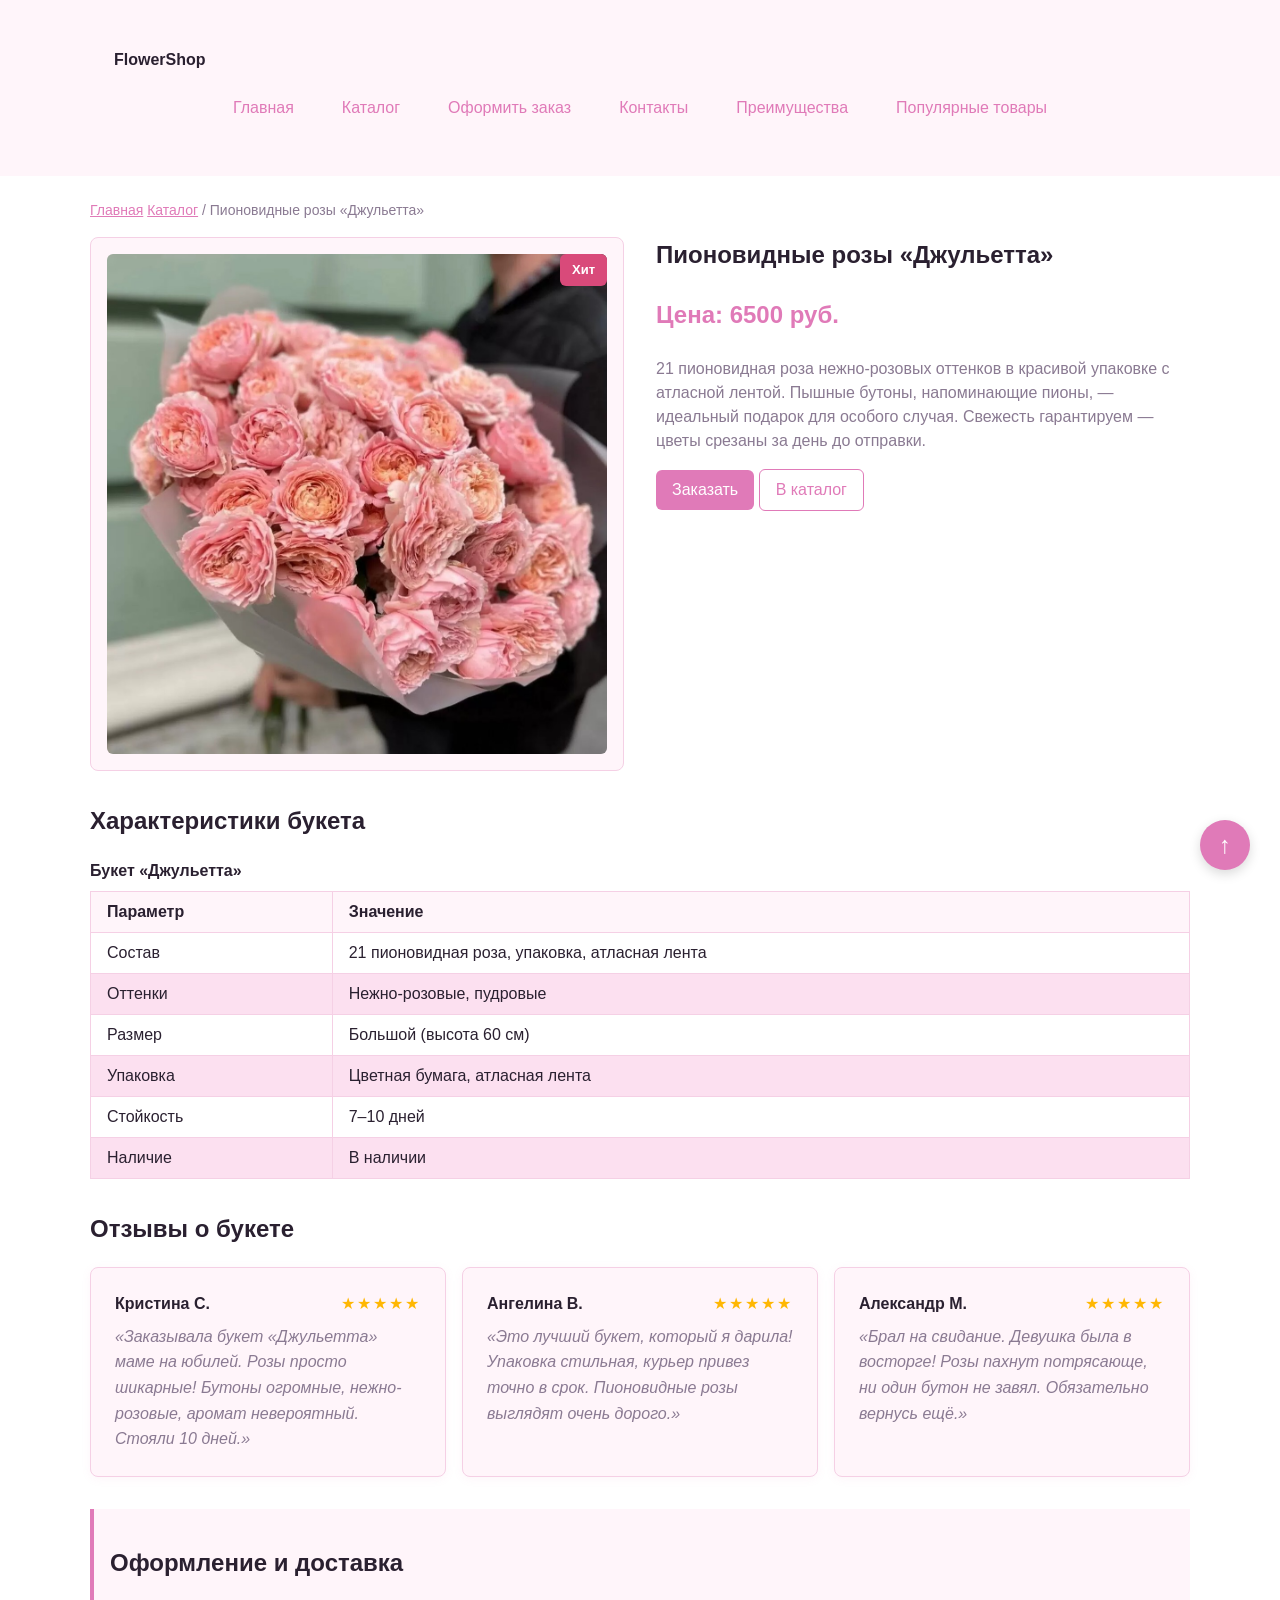
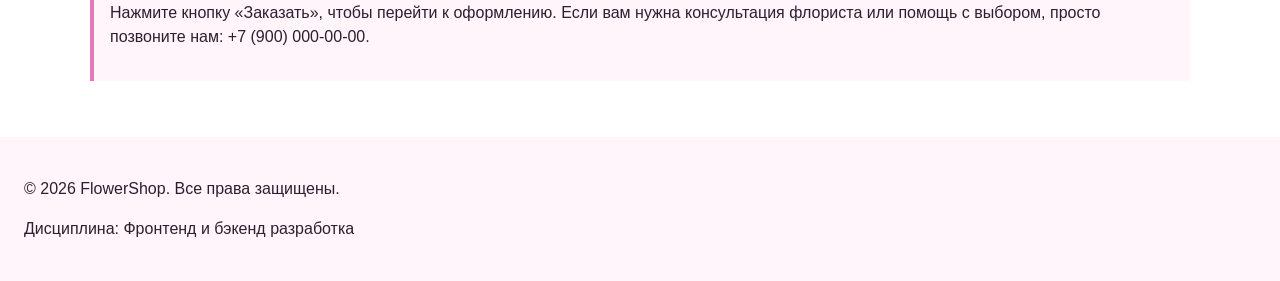
<file: product-1.html>
<!DOCTYPE html>
<html lang="ru">
<head>
  <meta charset="UTF-8">
  <meta name="viewport" content="width=device-width, initial-scale=1.0">
  <meta name="description" content="Пионовидные розы «Джульетта» — FlowerShop.">
  <title>Пионовидные розы «Джульетта» — FlowerShop</title>
  <link rel="stylesheet" href="css/style.css">
  <script src="js/main.js" defer></script>
</head>

<body>

  <header class="site-header">
    <div class="site-header__inner">
      <a class="site-header__logo" href="index.html">FlowerShop</a>

      <nav class="site-nav" aria-label="Основная навигация">
        <ul class="site-nav__list">
          <li class="site-nav__item">
            <a class="site-nav__link" href="index.html">Главная</a>
          </li>
          <li class="site-nav__item">
            <a class="site-nav__link" href="catalog.html">Каталог</a>
          </li>
          <li class="site-nav__item">
            <a class="site-nav__link" href="order.html">Оформить заказ</a>
          </li>
          <li class="site-nav__item">
            <a class="site-nav__link" href="contacts.html">Контакты</a>
          </li>
          <li class="site-nav__item">
            <a class="site-nav__link" href="index.html#advantages">Преимущества</a>
          </li>
          <li class="site-nav__item">
            <a class="site-nav__link" href="index.html#popular">Популярные товары</a>
          </li>
        </ul>
      </nav>
    </div>
  </header>

  <main>

    <nav class="breadcrumbs" aria-label="Хлебные крошки">
      <a class="breadcrumbs__link" href="index.html">Главная</a>
      <a class="breadcrumbs__link" href="catalog.html">Каталог</a>
      <span class="breadcrumbs__current">Пионовидные розы «Джульетта»</span>
    </nav>

    <section class="section">
      <div class="product-detail">

        <div class="product-detail__image">
          <span class="product-detail__badge">Хит</span>
          <img src="images/roses-juliette.jpg" alt="Пионовидные розы Джульетта">
        </div>

        <div class="product-detail__info">
          <h1 class="product-detail__title">Пионовидные розы «Джульетта»</h1>
          <p class="product-detail__price">Цена: 6500 руб.</p>
          <p class="product-detail__description">
            21 пионовидная роза нежно-розовых оттенков в красивой упаковке с атласной лентой.
            Пышные бутоны, напоминающие пионы, — идеальный подарок для особого случая.
            Свежесть гарантируем — цветы срезаны за день до отправки.
          </p>

          <div class="product-detail__actions">
            <a class="button button--primary" href="order.html">Заказать</a>
            <a class="button button--secondary" href="catalog.html">В каталог</a>
          </div>
        </div>

      </div>
    </section>

    <section class="section">
      <h2 class="section__title">Характеристики букета</h2>

      <table class="product-table">
        <caption>Букет «Джульетта»</caption>
        <thead>
          <tr>
            <th>Параметр</th>
            <th>Значение</th>
          </tr>
        </thead>
        <tbody>
          <tr>
            <td>Состав</td>
            <td>21 пионовидная роза, упаковка, атласная лента</td>
          </tr>
          <tr>
            <td>Оттенки</td>
            <td>Нежно-розовые, пудровые</td>
          </tr>
          <tr>
            <td>Размер</td>
            <td>Большой (высота 60 см)</td>
          </tr>
          <tr>
            <td>Упаковка</td>
            <td>Цветная бумага, атласная лента</td>
          </tr>
          <tr>
            <td>Стойкость</td>
            <td>7–10 дней</td>
          </tr>
          <tr>
            <td>Наличие</td>
            <td>В наличии</td>
          </tr>
        </tbody>
      </table>
    </section>

<section class="section" id="reviews">
  <h2 class="section__title">Отзывы о букете</h2>

  <div class="reviews-grid">

    <article class="review-card">
      <div class="review-card__header">
        <span class="review-card__author">Кристина С.</span>
        <span class="review-card__rating">★★★★★</span>
      </div>
      <p class="review-card__text">
        «Заказывала букет «Джульетта» маме на юбилей. Розы просто шикарные! 
        Бутоны огромные, нежно-розовые, аромат невероятный. Стояли 10 дней.»
      </p>
    </article>

    <article class="review-card">
      <div class="review-card__header">
        <span class="review-card__author">Ангелина В.</span>
        <span class="review-card__rating">★★★★★</span>
      </div>
      <p class="review-card__text">
        «Это лучший букет, который я дарила! Упаковка стильная, 
        курьер привез точно в срок. Пионовидные розы выглядят очень дорого.»
      </p>
    </article>

    <article class="review-card">
      <div class="review-card__header">
        <span class="review-card__author">Александр М.</span>
        <span class="review-card__rating">★★★★★</span>
      </div>
      <p class="review-card__text">
        «Брал на свидание. Девушка была в восторге! 
        Розы пахнут потрясающе, ни один бутон не завял. Обязательно вернусь ещё.»
      </p>
    </article>

  </div>
</section>

    <aside class="aside-info">
      <h2 class="aside-info__title">Оформление и доставка</h2>
      <p class="aside-info__text">
        Нажмите кнопку «Заказать», чтобы перейти к оформлению.  
        Если вам нужна консультация флориста или помощь с выбором, просто позвоните нам: +7 (900) 000-00-00.
      </p>
    </aside>

  </main>

  <footer class="site-footer">
    <p class="site-footer__text">&copy; 2026 FlowerShop. Все права защищены.</p>
    <p class="site-footer__text">Дисциплина: Фронтенд и бэкенд разработка</p>
  </footer>

<a class="scroll-top" href="#" aria-label="Наверх">↑</a>

</body>
</html>
</file>
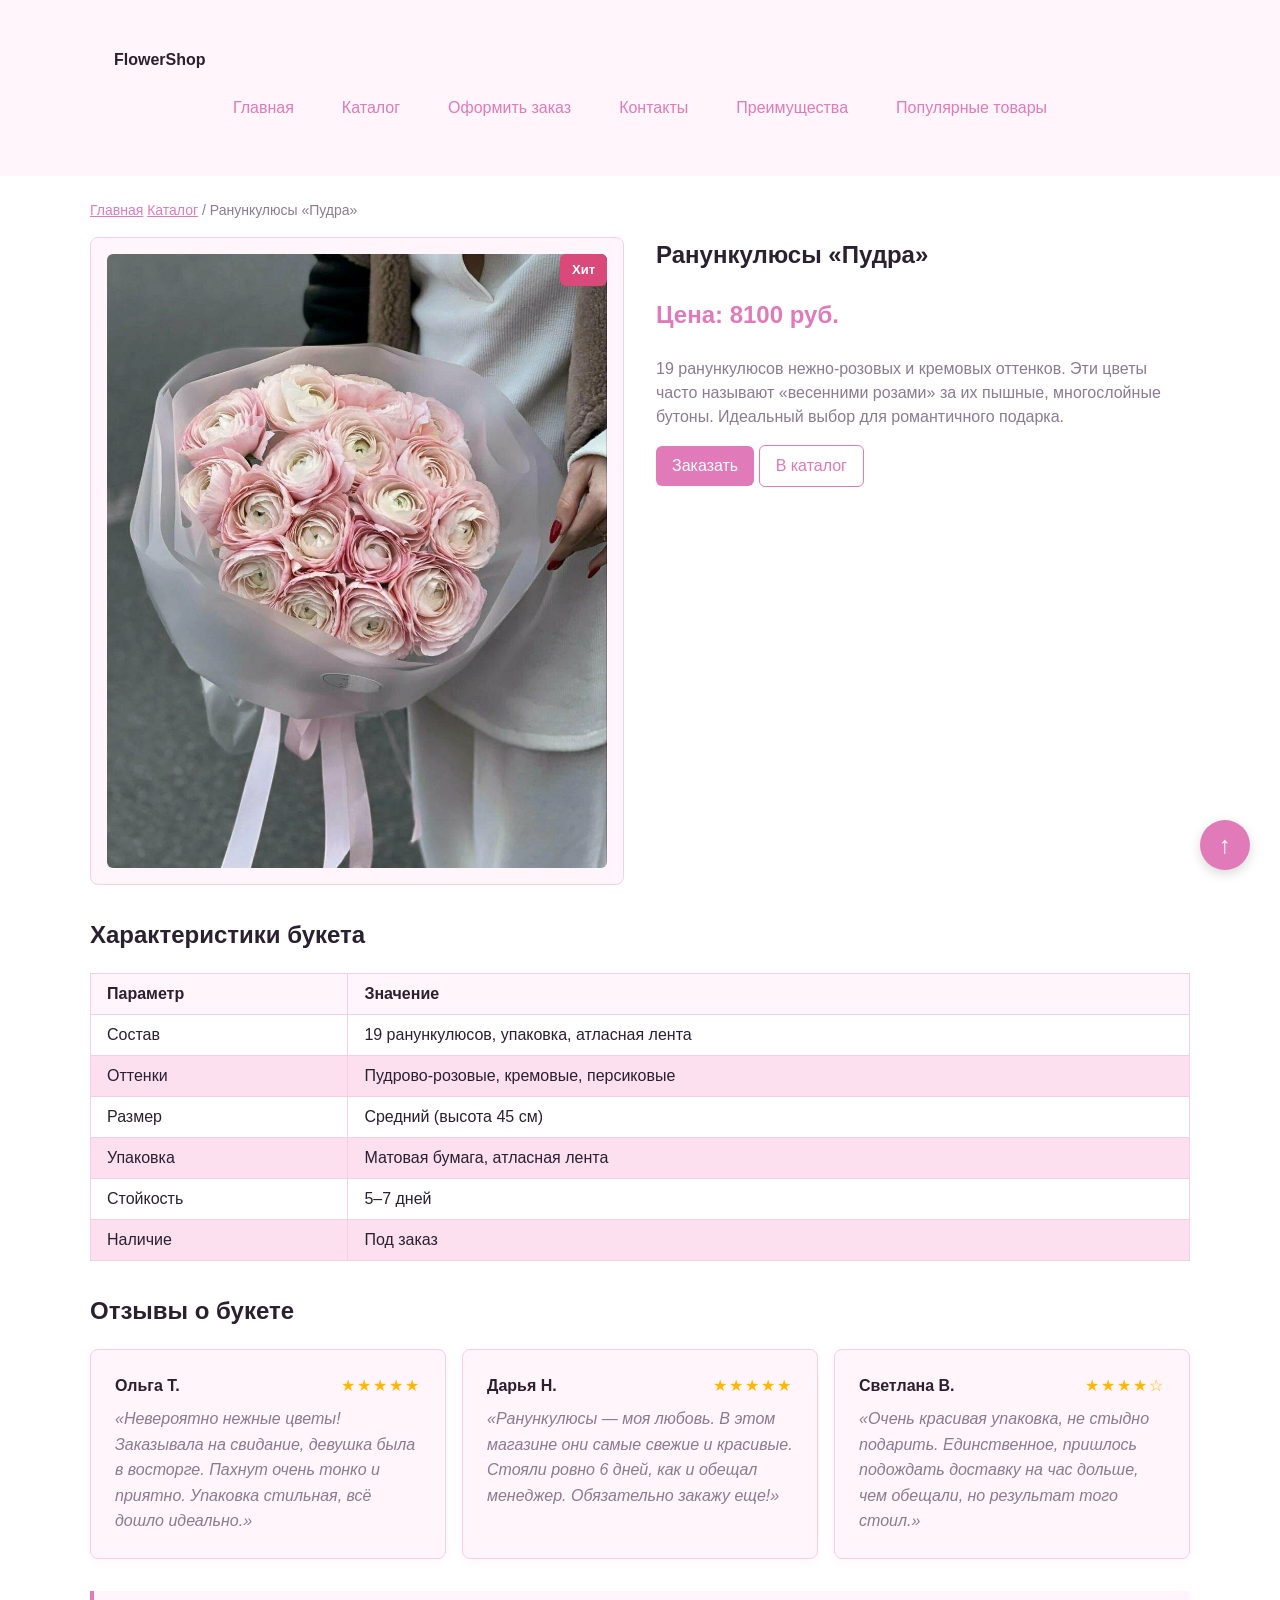
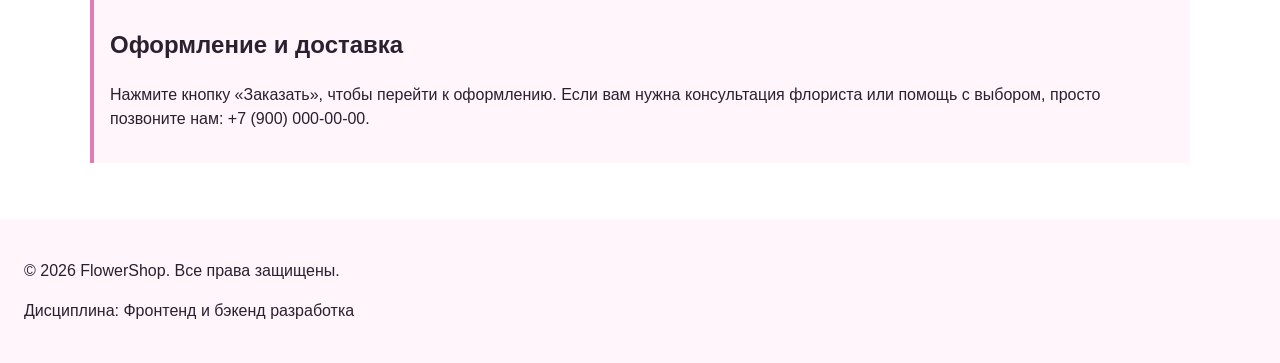
<file: product-2.html>
<!DOCTYPE html>
<html lang="ru">
<head>
  <meta charset="UTF-8">
  <meta name="viewport" content="width=device-width, initial-scale=1.0">
  <meta name="description" content="Ранункулюсы «Пудра» — FlowerShop.">
  <title>Ранункулюсы «Пудра» — FlowerShop</title>
  <link rel="stylesheet" href="css/style.css">
  <script src="js/main.js" defer></script>
</head>

<body>
  <header class="site-header">
    <div class="site-header__inner">
      <a class="site-header__logo" href="index.html">FlowerShop</a>
      <nav class="site-nav" aria-label="Основная навигация">
        <ul class="site-nav__list">
          <li class="site-nav__item"><a class="site-nav__link" href="index.html">Главная</a></li>
          <li class="site-nav__item"><a class="site-nav__link" href="catalog.html">Каталог</a></li>
          <li class="site-nav__item"><a class="site-nav__link" href="order.html">Оформить заказ</a></li>
          <li class="site-nav__item"><a class="site-nav__link" href="contacts.html">Контакты</a></li>
          <li class="site-nav__item"><a class="site-nav__link" href="index.html#advantages">Преимущества</a></li>
          <li class="site-nav__item"><a class="site-nav__link" href="index.html#popular">Популярные товары</a></li>
        </ul>
      </nav>
    </div>
  </header>

  <main>
    <nav class="breadcrumbs" aria-label="Хлебные крошки">
      <a class="breadcrumbs__link" href="index.html">Главная</a>
      <a class="breadcrumbs__link" href="catalog.html">Каталог</a>
      <span class="breadcrumbs__current">Ранункулюсы «Пудра»</span>
    </nav>

    <section class="section">
      <div class="product-detail">
        <div class="product-detail__image">
          <span class="product-detail__badge">Хит</span>
          <img src="images/ranunculus.jpg" alt="Ранункулюсы Пудра">
        </div>
        <div class="product-detail__info">
          <h1 class="product-detail__title">Ранункулюсы «Пудра»</h1>
          <p class="product-detail__price">Цена: 8100 руб.</p>
          <p class="product-detail__description">
            19 ранункулюсов нежно-розовых и кремовых оттенков. Эти цветы часто называют «весенними розами» за их пышные, многослойные бутоны. Идеальный выбор для романтичного подарка.
          </p>
          <div class="product-detail__actions">
            <a class="button button--primary" href="order.html">Заказать</a>
            <a class="button button--secondary" href="catalog.html">В каталог</a>
          </div>
        </div>
      </div>
    </section>

    <section class="section">
      <h2 class="section__title">Характеристики букета</h2>
      <table class="product-table">
        <thead>
          <tr><th>Параметр</th><th>Значение</th></tr>
        </thead>
        <tbody>
          <tr><td>Состав</td><td>19 ранункулюсов, упаковка, атласная лента</td></tr>
          <tr><td>Оттенки</td><td>Пудрово-розовые, кремовые, персиковые</td></tr>
          <tr><td>Размер</td><td>Средний (высота 45 см)</td></tr>
          <tr><td>Упаковка</td><td>Матовая бумага, атласная лента</td></tr>
          <tr><td>Стойкость</td><td>5–7 дней</td></tr>
          <tr><td>Наличие</td><td>Под заказ</td></tr>
        </tbody>
      </table>
    </section>

    <section class="section" id="reviews">
      <h2 class="section__title">Отзывы о букете</h2>

      <div class="reviews-grid">
        <article class="review-card">
          <div class="review-card__header">
            <span class="review-card__author">Ольга Т.</span>
            <span class="review-card__rating">★★★★★</span>
          </div>
          <p class="review-card__text">
            «Невероятно нежные цветы! Заказывала на свидание, девушка была в восторге. 
            Пахнут очень тонко и приятно. Упаковка стильная, всё дошло идеально.»
          </p>
        </article>

        <article class="review-card">
          <div class="review-card__header">
            <span class="review-card__author">Дарья Н.</span>
            <span class="review-card__rating">★★★★★</span>
          </div>
          <p class="review-card__text">
            «Ранункулюсы — моя любовь. В этом магазине они самые свежие и красивые. 
            Стояли ровно 6 дней, как и обещал менеджер. Обязательно закажу еще!»
          </p>
        </article>

        <article class="review-card">
          <div class="review-card__header">
            <span class="review-card__author">Светлана В.</span>
            <span class="review-card__rating">★★★★☆</span>
          </div>
          <p class="review-card__text">
            «Очень красивая упаковка, не стыдно подарить. Единственное, пришлось 
            подождать доставку на час дольше, чем обещали, но результат того стоил.»
          </p>
        </article>
      </div>
    </section>

    <aside class="aside-info">
      <h2 class="aside-info__title">Оформление и доставка</h2>
      <p class="aside-info__text">
        Нажмите кнопку «Заказать», чтобы перейти к оформлению.  
        Если вам нужна консультация флориста или помощь с выбором, просто позвоните нам: +7 (900) 000-00-00.
      </p>
    </aside>

  </main>

  <footer class="site-footer">
    <p class="site-footer__text">&copy; 2026 FlowerShop. Все права защищены.</p>
    <p class="site-footer__text">Дисциплина: Фронтенд и бэкенд разработка</p>
  </footer>

  <a class="scroll-top" href="#" aria-label="Наверх">↑</a>

</body>
</html>
</file>
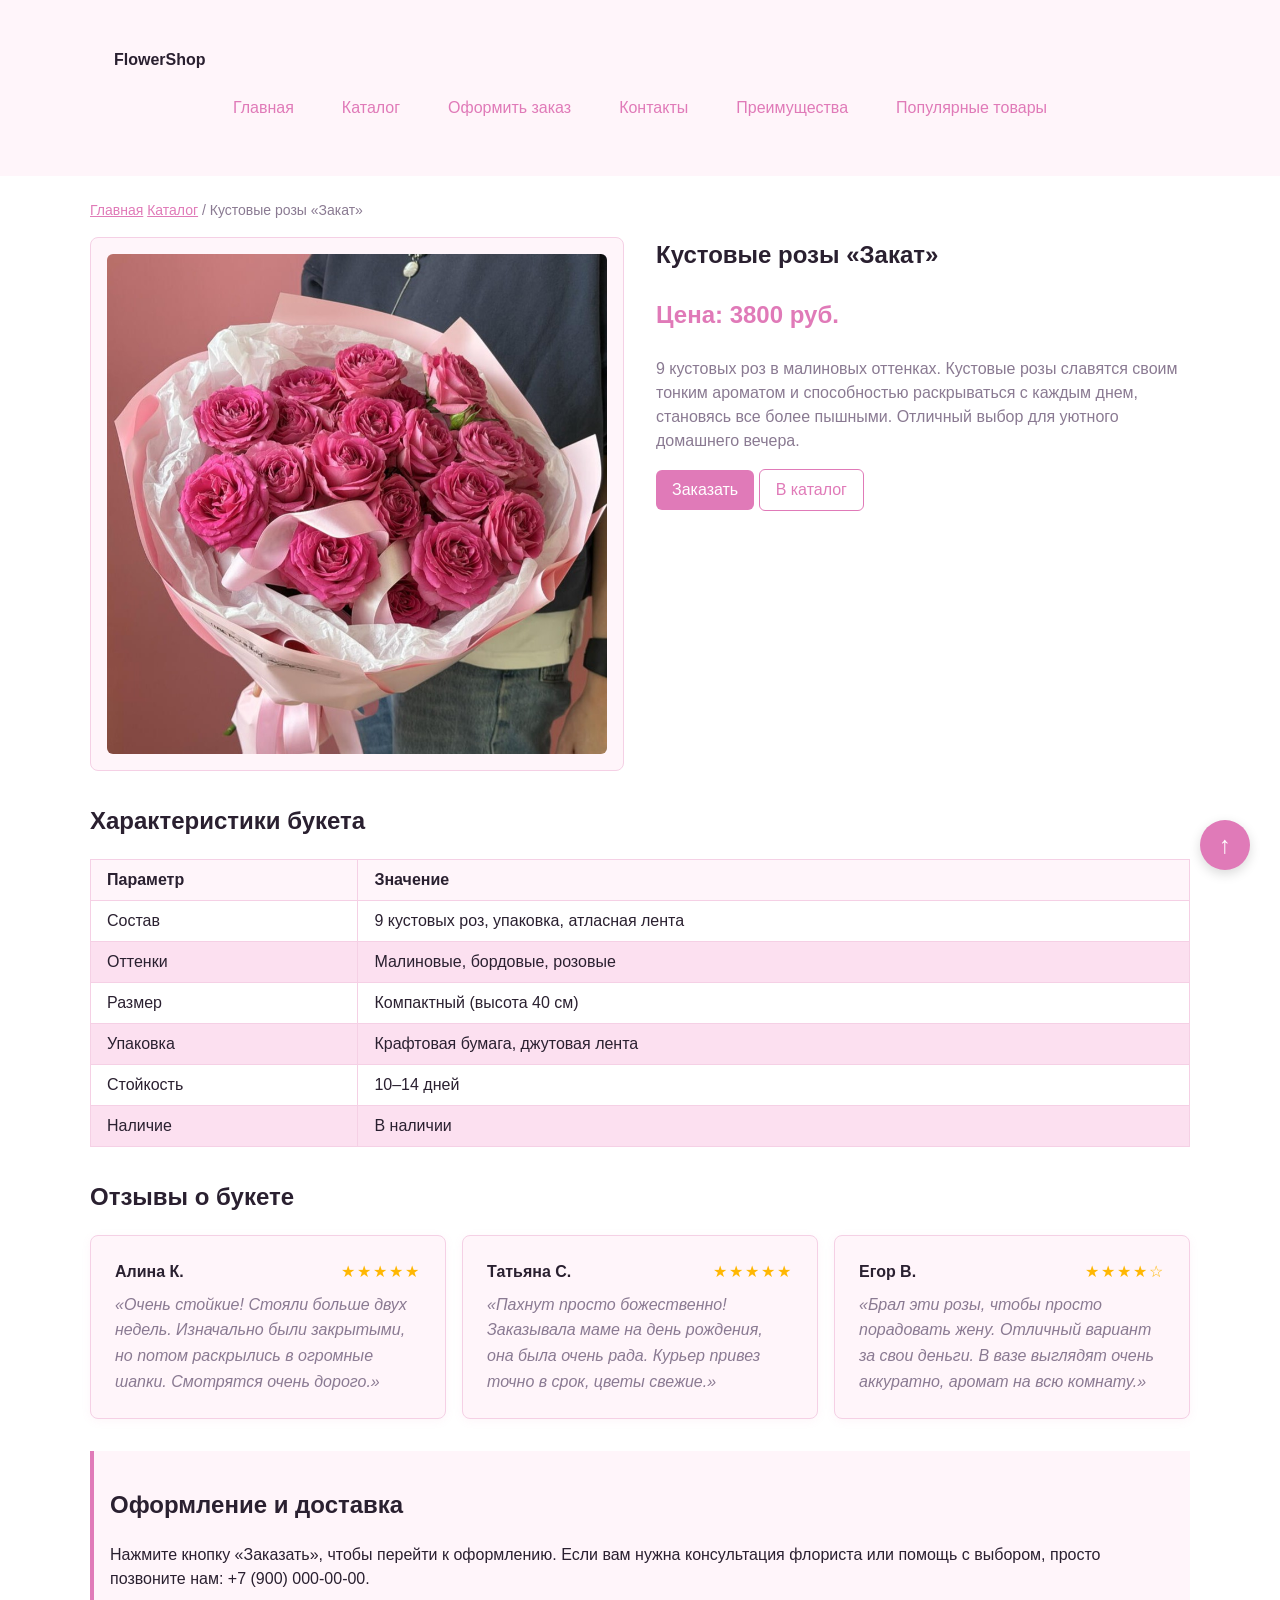
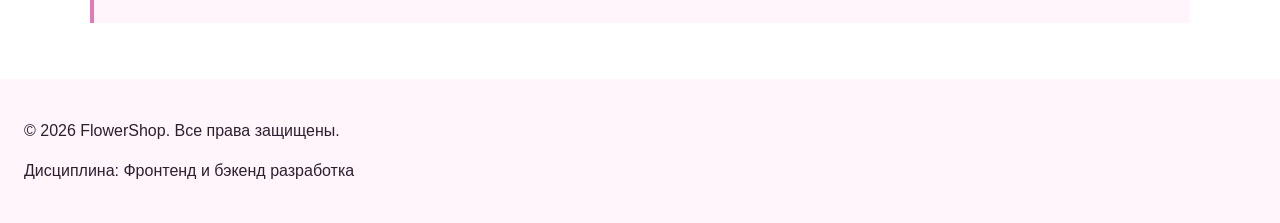
<file: product-3.html>
<!DOCTYPE html>
<html lang="ru">
<head>
  <meta charset="UTF-8">
  <meta name="viewport" content="width=device-width, initial-scale=1.0">
  <meta name="description" content="Кустовые розы «Закат» — FlowerShop.">
  <title>Кустовые розы «Закат» — FlowerShop</title>
  <link rel="stylesheet" href="css/style.css">
  <script src="js/main.js" defer></script>
</head>

<body>
  <header class="site-header">
    <div class="site-header__inner">
      <a class="site-header__logo" href="index.html">FlowerShop</a>
      <nav class="site-nav" aria-label="Основная навигация">
        <ul class="site-nav__list">
          <li class="site-nav__item"><a class="site-nav__link" href="index.html">Главная</a></li>
          <li class="site-nav__item"><a class="site-nav__link" href="catalog.html">Каталог</a></li>
          <li class="site-nav__item"><a class="site-nav__link" href="order.html">Оформить заказ</a></li>
          <li class="site-nav__item"><a class="site-nav__link" href="contacts.html">Контакты</a></li>
          <li class="site-nav__item"><a class="site-nav__link" href="index.html#advantages">Преимущества</a></li>
          <li class="site-nav__item"><a class="site-nav__link" href="index.html#popular">Популярные товары</a></li>
        </ul>
      </nav>
    </div>
  </header>

  <main>
    <nav class="breadcrumbs" aria-label="Хлебные крошки">
      <a class="breadcrumbs__link" href="index.html">Главная</a>
      <a class="breadcrumbs__link" href="catalog.html">Каталог</a>
      <span class="breadcrumbs__current">Кустовые розы «Закат»</span>
    </nav>

    <section class="section">
      <div class="product-detail">
        <div class="product-detail__image">
          <img src="images/bush-roses.jpg" alt="Кустовые розы Закат">
        </div>
        <div class="product-detail__info">
          <h1 class="product-detail__title">Кустовые розы «Закат»</h1>
          <p class="product-detail__price">Цена: 3800 руб.</p>
          <p class="product-detail__description">
            9 кустовых роз в малиновых оттенках. Кустовые розы славятся своим тонким ароматом и способностью раскрываться с каждым днем, становясь все более пышными. Отличный выбор для уютного домашнего вечера.
          </p>
          <div class="product-detail__actions">
            <a class="button button--primary" href="order.html">Заказать</a>
            <a class="button button--secondary" href="catalog.html">В каталог</a>
          </div>
        </div>
      </div>
    </section>

    <section class="section">
      <h2 class="section__title">Характеристики букета</h2>
      <table class="product-table">
        <thead>
          <tr><th>Параметр</th><th>Значение</th></tr>
        </thead>
        <tbody>
          <tr><td>Состав</td><td>9 кустовых роз, упаковка, атласная лента</td></tr>
          <tr><td>Оттенки</td><td>Малиновые, бордовые, розовые</td></tr>
          <tr><td>Размер</td><td>Компактный (высота 40 см)</td></tr>
          <tr><td>Упаковка</td><td>Крафтовая бумага, джутовая лента</td></tr>
          <tr><td>Стойкость</td><td>10–14 дней</td></tr>
          <tr><td>Наличие</td><td>В наличии</td></tr>
        </tbody>
      </table>
    </section>

    <section class="section" id="reviews">
      <h2 class="section__title">Отзывы о букете</h2>

      <div class="reviews-grid">
        <article class="review-card">
          <div class="review-card__header">
            <span class="review-card__author">Алина К.</span>
            <span class="review-card__rating">★★★★★</span>
          </div>
          <p class="review-card__text">
            «Очень стойкие! Стояли больше двух недель. Изначально были закрытыми, 
            но потом раскрылись в огромные шапки. Смотрятся очень дорого.»
          </p>
        </article>

        <article class="review-card">
          <div class="review-card__header">
            <span class="review-card__author">Татьяна С.</span>
            <span class="review-card__rating">★★★★★</span>
          </div>
          <p class="review-card__text">
            «Пахнут просто божественно! Заказывала маме на день рождения, она была 
            очень рада. Курьер привез точно в срок, цветы свежие.»
          </p>
        </article>

        <article class="review-card">
          <div class="review-card__header">
            <span class="review-card__author">Егор В.</span>
            <span class="review-card__rating">★★★★☆</span>
          </div>
          <p class="review-card__text">
            «Брал эти розы, чтобы просто порадовать жену. Отличный вариант за свои деньги. 
            В вазе выглядят очень аккуратно, аромат на всю комнату.»
          </p>
        </article>
      </div>
    </section>

    <aside class="aside-info">
      <h2 class="aside-info__title">Оформление и доставка</h2>
      <p class="aside-info__text">
        Нажмите кнопку «Заказать», чтобы перейти к оформлению.  
        Если вам нужна консультация флориста или помощь с выбором, просто позвоните нам: +7 (900) 000-00-00.
      </p>
    </aside>

  </main>

  <footer class="site-footer">
    <p class="site-footer__text">&copy; 2026 FlowerShop. Все права защищены.</p>
    <p class="site-footer__text">Дисциплина: Фронтенд и бэкенд разработка</p>
  </footer>

  <a class="scroll-top" href="#" aria-label="Наверх">↑</a>

</body>
</html>
</file>
<file: css/style.css>
/* 
  Плавная прокрутка к якорям 
*/
html {
  scroll-behavior: smooth;
}





/* ===============================
   1. Переменные проекта
   =============================== */

:root {
  /* Основные цвета проекта */
  --color-bg: #ffffff;
  --color-text: #2a2030;
  --color-muted: #8a7a92;
  --color-primary: #e07ab8;           /* ярко-розовый с сиреневым */
  --color-primary-dark: #c85aa0;      /* глубже при hover */
  --color-border: #f5d0e5;
  --color-surface: #fff5fa;
  --color-surface-accent: #fce0f0;    /* выраженный розово-сиреневый */
  --color-danger: #d94a7a;
  --color-success: #6a9d7a;
  --color-success-bg: #eaf5ee;
  --color-white: #ffffff;

  /* Отступы */
  --space-xs: 4px;
  --space-sm: 8px;
  --space-md: 16px;
  --space-lg: 24px;
  --space-xl: 32px;

  /* Скругления */
  --radius-sm: 6px;
  --radius-md: 8px;
  --radius-lg: 12px;

  /* Размеры */
  --container-width: 1100px;
}





/* ===============================
   2. Базовые стили
   =============================== */

/* 
  Универсальное правило для всех элементов.
  border-box делает расчёт размеров более понятным:
  width включает content, padding и border.
*/
* {
  box-sizing: border-box;
}

/*
  Убираем стандартный внешний отступ браузера у body.
  Без этого вокруг страницы может появиться белая рамка.
*/
body {
  margin: 0;
  font-family: Arial, sans-serif;
  line-height: 1.5;
  color: var(--color-text);
  background-color: var(--color-bg);
}

/*
  Оформляем шапку страницы.
  Пока используется простой светло-серый фон.
*/
header,
main,
footer {
  padding: var(--space-lg);
}

/*
  Фиксируем шапку с меню на странице.
*/
header {
  position: sticky;
  top: 0;
  z-index: 100;
  background-color: var(--color-surface);
}

/*
  Оформляем подвал страницы тем же фоном,
  чтобы визуально отделить его от основного содержимого.
*/
footer {
  background-color: var(--color-surface);
}





/* ===============================
   3. Общие элементы интерфейса
   =============================== */

a {
  color: var(--color-primary);
}

a:hover {
  color: var(--color-primary-dark);
}

a:focus-visible {
  outline: 2px solid var(--color-primary);
  outline-offset: 3px;
}

/*
  Базовый блок кнопки.
*/
.button {
  display: inline-block;
  padding: var(--space-sm) var(--space-md);
  border: none;
  border-radius: var(--radius-sm);
  font: inherit;
  text-decoration: none;
  cursor: pointer;
}

/*
  Основной вариант кнопки.
*/
.button--primary {
  color: var(--color-white);
  background-color: var(--color-primary);
}

.button--primary:hover {
  color: var(--color-white);
  background-color: var(--color-primary-dark);
}

/*
  Второстепенный вариант кнопки.
*/
.button--secondary {
  color: var(--color-primary);
  background-color: transparent;
  border: 1px solid var(--color-primary);
}

.button--secondary:hover {
  color: var(--color-white);
  background-color: var(--color-primary);
}

/*
  Видимый фокус для клавиатурной навигации.
*/
.button:focus-visible {
  outline: 2px solid var(--color-primary);
  outline-offset: 3px;
}

/*
  Отключённая кнопка.
*/
.button:disabled,
.button--disabled {
  opacity: 0.6;
  cursor: not-allowed;
}

/* --- Дополнительные состояния кнопок --- */

/* Эффект нажатия: кнопка слегка вдавливается */
.button:active {
  transform: translateY(2px) scale(0.98);
  box-shadow: none;
}







/* ===============================
   4. Компоненты страницы
   =============================== */

/*
  Шапка сайта.
  Блок site-header — самостоятельный компонент.
*/
.site-header {
  background-color: var(--color-surface);
}

/*
  Внутренний контейнер шапки.
  Ограничивает ширину содержимого и центрирует его.
*/
.site-header__inner {
  max-width: var(--container-width);
  margin: 0 auto;
  padding: var(--space-lg);
}

/*
  Логотип сайта — элемент блока site-header.
*/
.site-header__logo {
  font-weight: 700;
  color: var(--color-text);
  text-decoration: none;
}

/*
  Список навигации.
  Flexbox размещает пункты меню в одну строку.
*/
.site-nav__list {
  display: flex;
  flex-wrap: wrap;
  justify-content: center;
  align-items: center;
  gap: var(--space-md);
  padding: 0;
  margin: var(--space-md) 0 0;
  list-style: none;
}

/*
  Ссылка навигации — элемент блока site-nav.
*/
.site-nav__link {
  display: inline-block;
  padding: var(--space-sm) var(--space-md);
  color: var(--color-primary);
  text-decoration: none;
  border-radius: var(--radius-sm);
}

/*
  Состояние наведения на ссылку меню.
*/
.site-nav__link:hover {
  color: var(--color-white);
  background-color: var(--color-primary);
}

/*
  Видимый фокус для клавиатурной навигации.
*/
.site-nav__link:focus-visible {
  outline: 2px solid var(--color-primary);
  outline-offset: 3px;
}

/*
  Модификатор активной ссылки — текущая страница.
*/
.site-nav__link--active {
  color: var(--color-white);
  background-color: var(--color-primary);
}

/*
  Hero-блок — первый крупный блок страницы.
  Он визуально отделяется от остальных разделов фоном и отступами.
*/
.hero {
  max-width: var(--container-width);
  margin: 0 auto var(--space-xl);
  padding: var(--space-xl) var(--space-lg);
  background-color: var(--color-surface-accent);
  border-radius: var(--radius-lg);
}

.section {
  max-width: var(--container-width);
  margin: 0 auto var(--space-xl);
}

.section h2 {
  margin-top: 0;
}

/*
  Карточка товара — самостоятельный блок.
  На следующих занятиях карточки будут доработаны и выстроены в сетку.
*/
.product-card {
  display: flex;
  flex-direction: column;
  gap: var(--space-sm);
  padding: var(--space-md);
  border: 1px solid var(--color-border);
  border-radius: var(--radius-md);
  background-color: var(--color-bg);
  position: relative;
}

.product-card:hover {
  border-color: var(--color-primary);
}

.product-card--featured {
  border-color: var(--color-primary);
}

.product-card--discount {
  border-color: var(--color-danger);
}

.product-card__title {
  margin: 0;
  color: var(--color-text);
}

.product-card__description {
  margin: 0;
  color: var(--color-muted);
}

.product-card__price {
  margin: 0;
  font-weight: 700;
}

.product-card--discount .product-card__price {
  color: var(--color-danger);
}

.product-card__button {
  margin-top: auto;
  align-self: flex-start;
}

/*
  Дополнительный информационный блок.
*/
.aside-info {
  max-width: var(--container-width);
  margin: 0 auto var(--space-xl);
  padding: var(--space-md);
  border-left: 4px solid var(--color-primary);
  background-color: var(--color-surface);
}

/*
  Хлебные крошки
*/
.breadcrumbs {
  max-width: var(--container-width);
  margin: 0 auto var(--space-md);
  font-size: 14px;
  color: var(--color-muted);
}

.breadcrumbs__link {
  color: var(--color-primary);
}

.breadcrumbs__current::before {
  content: " / ";
  color: var(--color-muted);
}

:target {
  outline: 2px dashed var(--color-primary);
  outline-offset: 4px;
}

/*
  Сетка товаров
*/
.products-grid {
  display: grid;
  grid-template-columns: repeat(3, 1fr);
  gap: var(--space-lg);
}

/*
  Страница каталога
*/
.catalog-layout {
  max-width: var(--container-width);
  margin: 0 auto var(--space-xl);
  display: grid;
  grid-template-columns: 260px 1fr;
  grid-template-areas: "filters products";
  gap: var(--space-lg);
}

.catalog-filters {
  grid-area: filters;
  padding: var(--space-md);
  border: 1px solid var(--color-border);
  border-radius: var(--radius-md);
  background-color: var(--color-surface);
  align-self: start;
}

.catalog-products {
  grid-area: products;
}

/*
  Форма фильтров
*/
.filters-form {
  display: grid;
  gap: var(--space-md);
}

.filters-form fieldset {
  margin: 0;
  padding: var(--space-md);
  border: 1px solid var(--color-border);
  border-radius: var(--radius-sm);
}

.filters-form legend {
  font-weight: 700;
}

.filters-form label {
  display: block;
  margin-bottom: var(--space-sm);
}

.filters-form input[type="number"] {
  width: 100%;
  padding: 8px 10px;
  border: 1px solid var(--color-border);
  border-radius: var(--radius-sm);
  font: inherit;
}

/* 
  Компенсация высоты фиксированной шапки
  при переходе по якорям 
*/
section[id],
footer[id] {
  scroll-margin-top: 200px;
}

/* --- Страница товара --- */

.product-detail {
  max-width: var(--container-width);
  margin: 0 auto;
  display: grid;
  grid-template-columns: 1fr 1fr;
  gap: var(--space-xl);
  align-items: start;
}

.product-detail__image {
  position: relative;
  padding: var(--space-md);
  border: 1px solid var(--color-border);
  border-radius: var(--radius-md);
  background-color: var(--color-surface);
}

.product-detail__image img {
  width: 100%;
  height: auto;
  display: block;
  border-radius: var(--radius-sm);
}

.product-detail__badge {
  position: absolute;
  top: var(--space-md);
  right: var(--space-md);
  padding: 6px 12px;
  color: var(--color-white);
  background-color: var(--color-danger);
  border-radius: var(--radius-sm);
  font-size: 13px;
  font-weight: 700;
}

.product-detail__title {
  margin-top: 0;
}

.product-detail__price {
  font-size: 24px;
  font-weight: 700;
  color: var(--color-primary);
}

.product-detail__description {
  color: var(--color-muted);
}

.product-detail__button {
  margin-top: var(--space-md);
}

/* --- Таблица характеристик --- */

.product-table {
  width: 100%;
  border-collapse: collapse;
  margin-top: var(--space-md);
}

.product-table caption {
  text-align: left;
  font-weight: 700;
  margin-bottom: var(--space-sm);
}

.product-table th,
.product-table td {
  padding: var(--space-sm) var(--space-md);
  border: 1px solid var(--color-border);
  text-align: left;
}

.product-table th {
  background-color: var(--color-surface);
  font-weight: 700;
}

.product-table tbody tr:nth-child(even) {
  background-color: var(--color-surface-accent);
}

/* --- Бейдж на карточке --- */

.product-card__badge {
  position: absolute;
  top: var(--space-sm);
  right: var(--space-sm);
  padding: 4px 8px;
  color: var(--color-white);
  background-color: var(--color-danger);
  border-radius: var(--radius-sm);
  font-size: 12px;
  font-weight: 700;
}

.product-detail__placeholder {
  display: flex;
  align-items: center;
  justify-content: center;
  min-height: 300px;
  color: var(--color-muted);
  background-color: var(--color-surface-accent);
  border-radius: var(--radius-sm);
}

/* --- Картинка в карточке --- */
.product-card__image {
  display: block;
  width: 100%;
  height: 220px; /* Оптимальная высота для 3 колонок */
  object-fit: cover; /* Заполняет блок, сохраняя пропорции (края могут чуть обрезаться) */
  background-color: var(--color-surface-accent);
  border-radius: var(--radius-md);
  margin-bottom: var(--space-sm);
}

.scroll-top {
  position: fixed;
  bottom: 30px;
  right: 30px;
  width: 50px;
  height: 50px;
  display: flex;
  align-items: center;
  justify-content: center;
  font-size: 24px;
  color: var(--color-white);
  background-color: var(--color-primary);
  border-radius: 50%;
  text-decoration: none;
  box-shadow: 0 4px 12px rgba(0, 0, 0, 0.15);
  z-index: 50;
  transition: background-color 0.2s ease, transform 0.2s ease;
}

.scroll-top:hover {
  background-color: var(--color-primary-dark);
  color: var(--color-white); 
  transform: translateY(-3px);
}

/* --- Отзывы --- */
.reviews-grid {
  display: grid;
  grid-template-columns: repeat(3, 1fr);
  gap: var(--space-md);
}

.review-card {
  display: flex;
  flex-direction: column;
  gap: var(--space-sm);
  padding: var(--space-lg);
  background-color: var(--color-surface);
  border: 1px solid var(--color-border);
  border-radius: var(--radius-md);
  box-shadow: 0 2px 10px rgba(224, 122, 184, 0.08);
  transition: transform 0.2s ease, box-shadow 0.2s ease;
}

.review-card:hover {
  transform: translateY(-2px);
  box-shadow: 0 6px 20px rgba(224, 122, 184, 0.15);
}

.review-card__header {
  display: flex;
  justify-content: space-between;
  align-items: center;
}

.review-card__author {
  font-weight: 700;
  color: var(--color-text);
}

.review-card__rating {
  color: #ffb703; /* Золотистый для звёзд */
  font-size: 16px;
  letter-spacing: 2px;
}

.review-card__text {
  margin: 0;
  color: var(--color-muted);
  font-style: italic;
  line-height: 1.6;
}

/* --- Блок FAQ --- */
.faq {
  display: flex;
  flex-direction: column;
  gap: var(--space-sm);
  max-width: 800px; 
  margin: 0 auto;
}

.faq__item {
  background-color: var(--color-surface);
  border: 1px solid var(--color-border);
  border-radius: var(--radius-md);
  overflow: hidden;
  transition: border-color 0.2s ease;
}

.faq__item[open] {
  border-color: var(--color-primary);
}

.faq__question {
  padding: var(--space-md) var(--space-lg);
  font-weight: 700;
  color: var(--color-text);
  cursor: pointer;
  list-style: none; 
  position: relative;
  padding-right: 40px; 
  transition: background-color 0.2s ease;
}

/* Убираем стандартную стрелочку браузера */
.faq__question::-webkit-details-marker {
  display: none;
}

/* Добавляем свой плюсик */
.faq__question::after {
  content: "+";
  position: absolute;
  right: var(--space-lg);
  top: 50%;
  transform: translateY(-50%);
  font-size: 24px;
  color: var(--color-primary);
  font-weight: 400;
  transition: transform 0.3s ease;
}

/* Меняем плюс на минус при открытии */
.faq__item[open] .faq__question::after {
  content: "−";
  transform: translateY(-50%) rotate(180deg);
}

.faq__question:hover {
  background-color: var(--color-surface-accent);
}

.faq__answer {
  padding: 0 var(--space-lg) var(--space-md);
  color: var(--color-muted);
  line-height: 1.6;
  border-top: 1px solid var(--color-border);
  padding-top: var(--space-md);
  margin: 0;
}

.faq__answer p {
  margin: 0;
}

/* --- Дополнительные состояния карточек --- */

/* Легкое сжатие при клике на карточку */
.product-card:active {
  transform: scale(0.99);
}

/* Подсветка всей карточки, если фокус (Tab) попал на кнопку внутри неё */
.product-card:focus-within {
  border-color: var(--color-primary);
  box-shadow: 0 8px 24px rgba(224, 122, 184, 0.25);
  outline: none;
}

.product-card__actions {
  display: flex;
  flex-direction: row;      
  flex-wrap: nowrap;         
  gap: var(--space-xs);    
  margin-top: auto;
  width: 100%;
}

.product-card__actions .product-card__button {
  flex: 1;                   
  padding: var(--space-sm) var(--space-xs); 
  text-align: center;
  white-space: nowrap;    
}







/* ===============================
   5. Форма и модальное окно
   =============================== */

/*
  Модальное окно.
  Элемент dialog сам умеет открываться поверх страницы.
*/
.order-dialog {
  width: min(100% - 32px, 560px);
  padding: var(--space-lg);
  border: none;
  border-radius: var(--radius-lg);
}

/*
  Затемнение фона за модальным окном.
*/
.order-dialog::backdrop {
  background-color: rgba(0, 0, 0, 0.5);
}

.order-dialog__title {
  margin-top: 0;
}

.order-form__field {
  margin-bottom: var(--space-md);
}

.order-form__label {
  display: block;
  margin-bottom: var(--space-xs);
}

.order-form__input,
.order-form__select,
.order-form__textarea {
  width: 100%;
  padding: 10px 12px;
  border: 1px solid var(--color-border);
  border-radius: var(--radius-sm);
  font: inherit;
}

.order-form__input:hover,
.order-form__select:hover,
.order-form__textarea:hover {
  border-color: var(--color-primary);
}

.order-form__input:focus-visible,
.order-form__select:focus-visible,
.order-form__textarea:focus-visible {
  outline: 2px solid var(--color-primary);
  outline-offset: 3px;
}

.order-form__actions {
  display: flex;
  gap: var(--space-md);
  margin-top: var(--space-lg);
}

/*
  Подсветка ошибочных полей.
  Атрибут aria-invalid будет добавляться через JavaScript.
*/
[aria-invalid="true"] {
  border-color: var(--color-danger);
}

/*
  Сообщение об успешной отправке.
*/
.success-message {
  max-width: var(--container-width);
  margin: var(--space-lg) auto;
  padding: var(--space-md);
  border-left: 4px solid var(--color-success);
  background-color: var(--color-success-bg);
}
</file>
